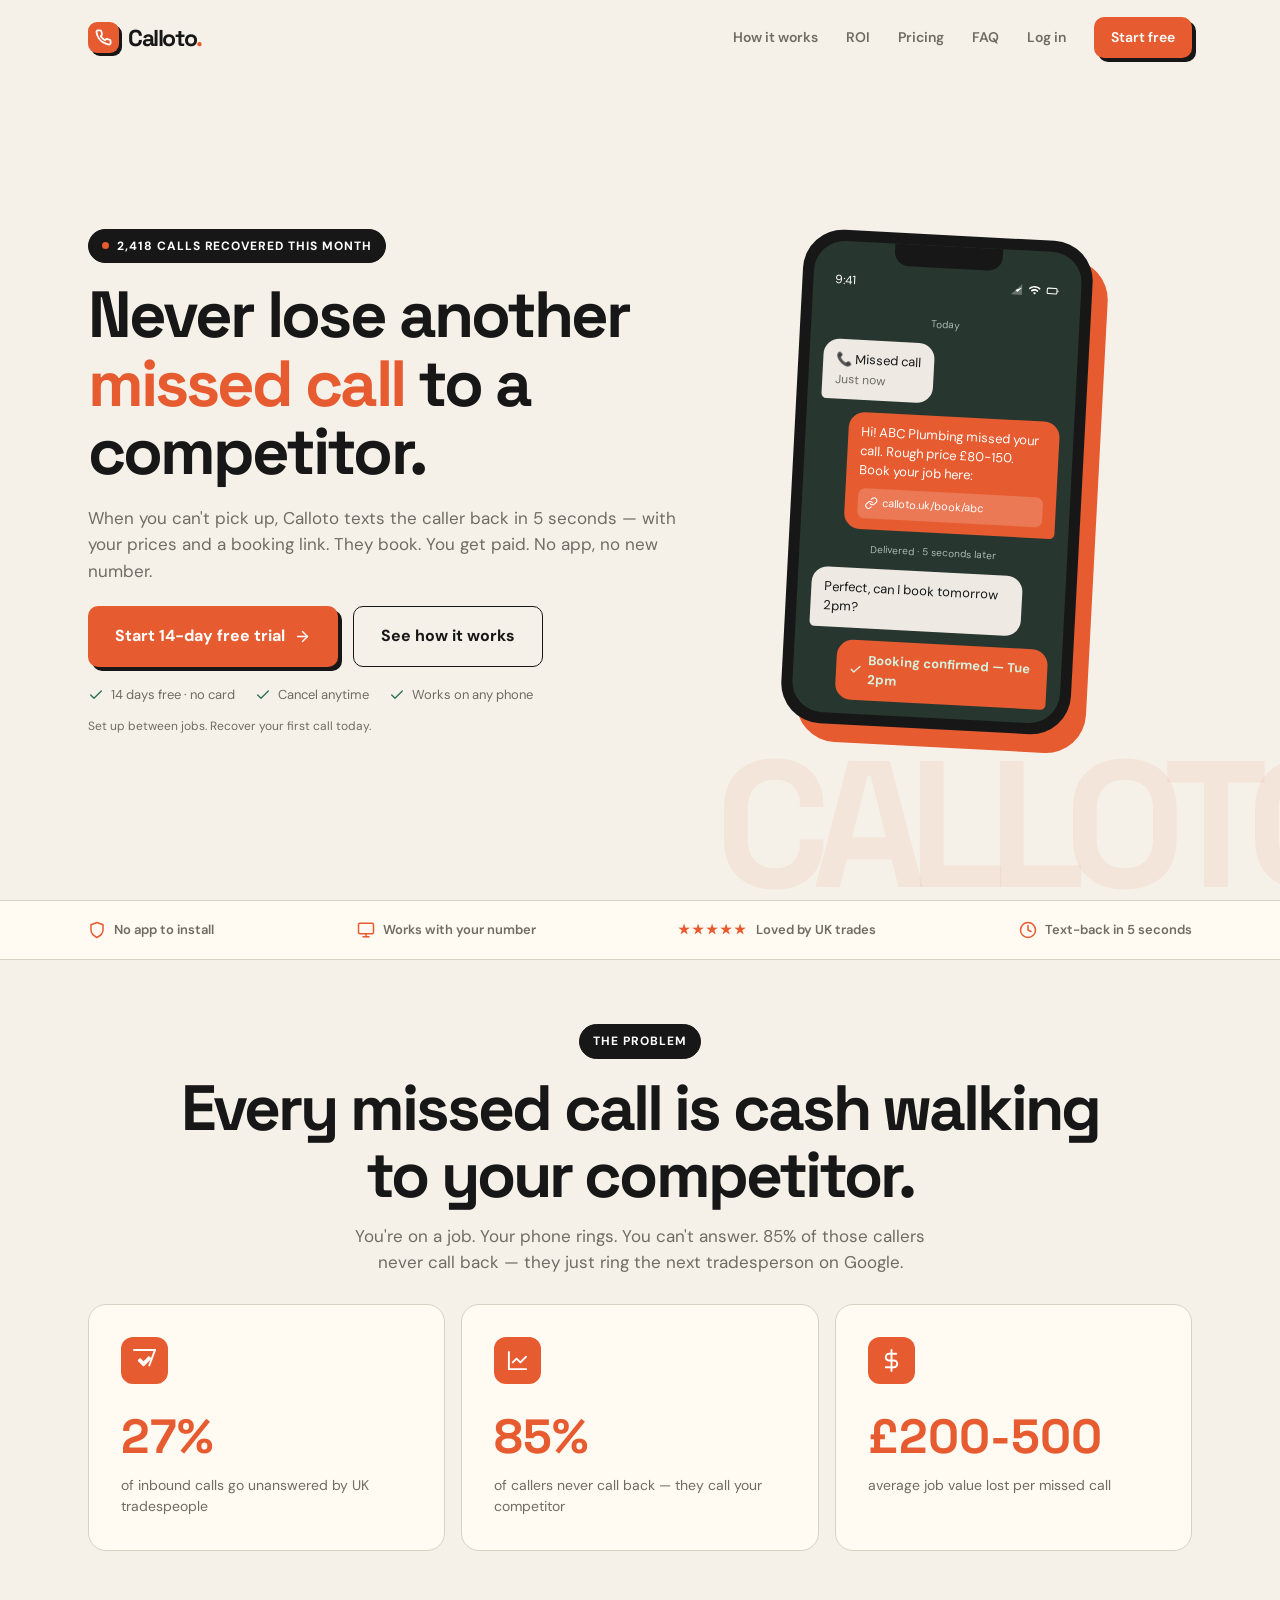
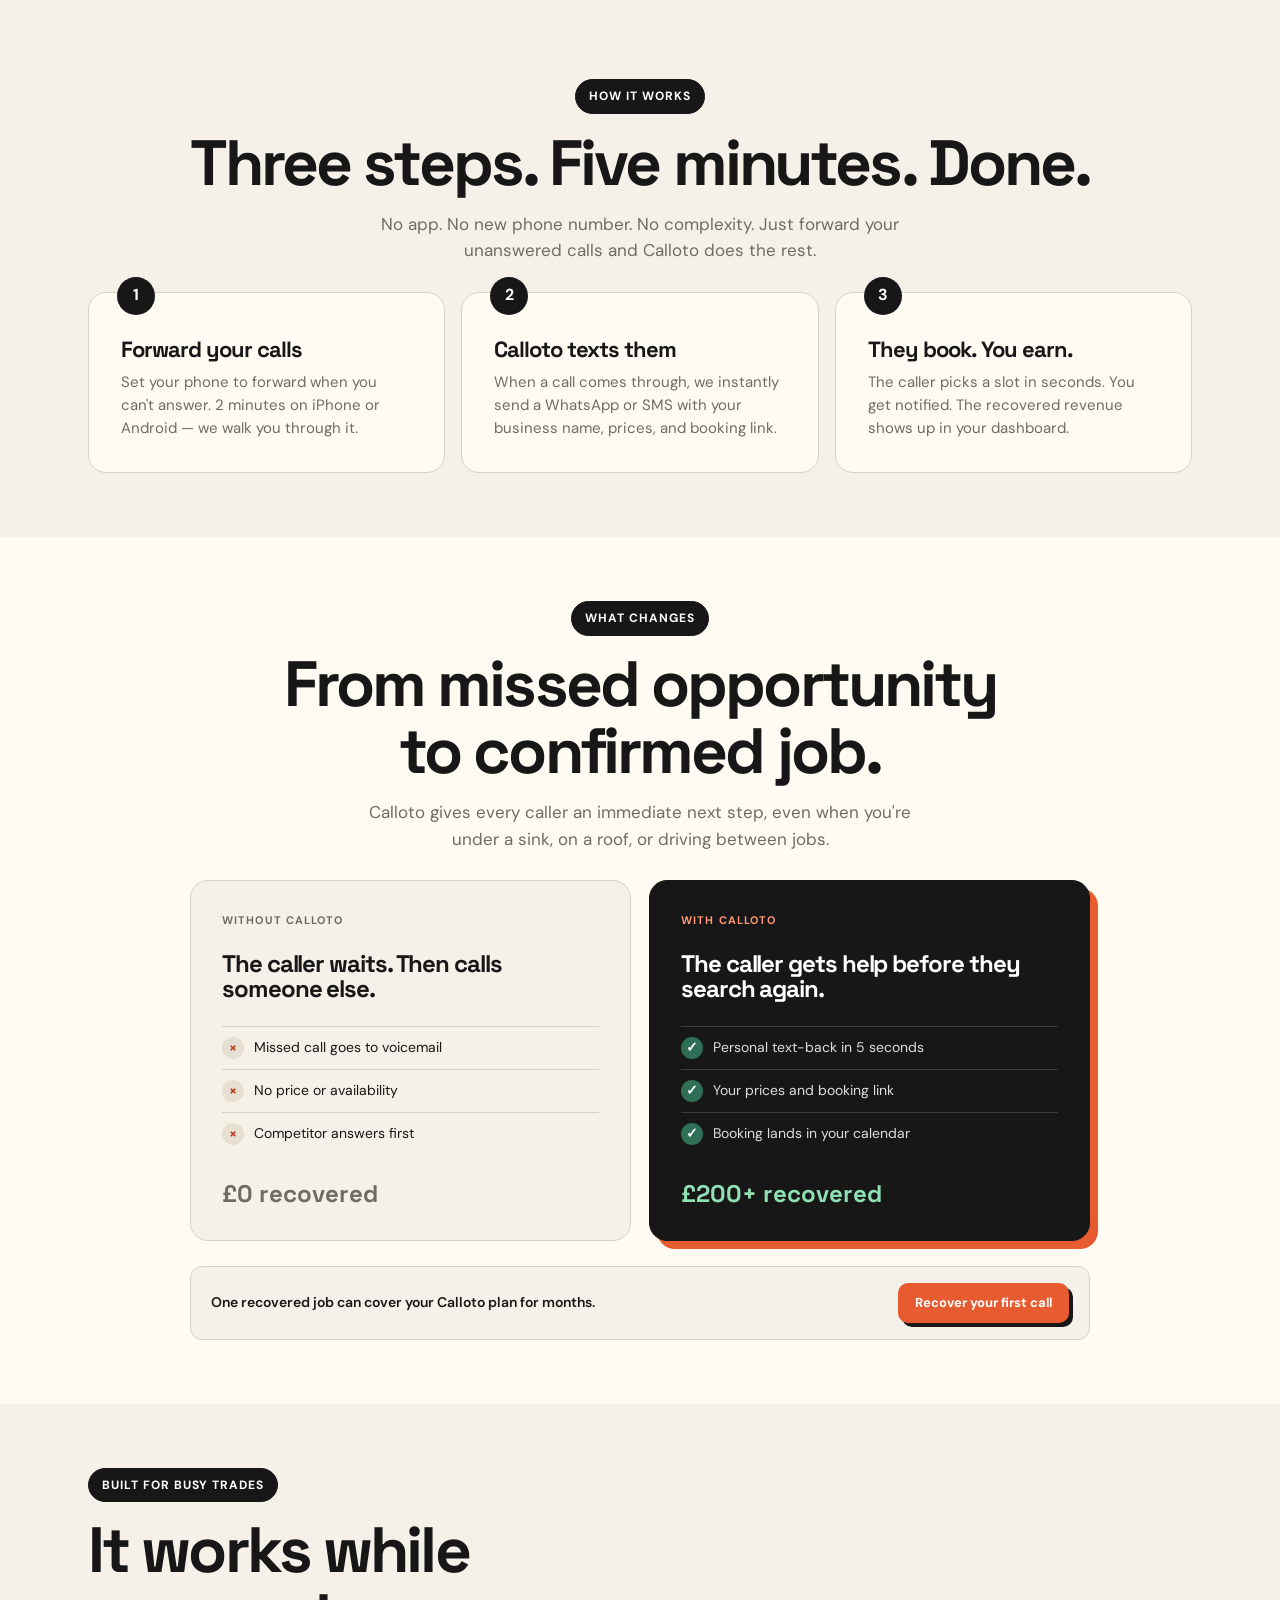
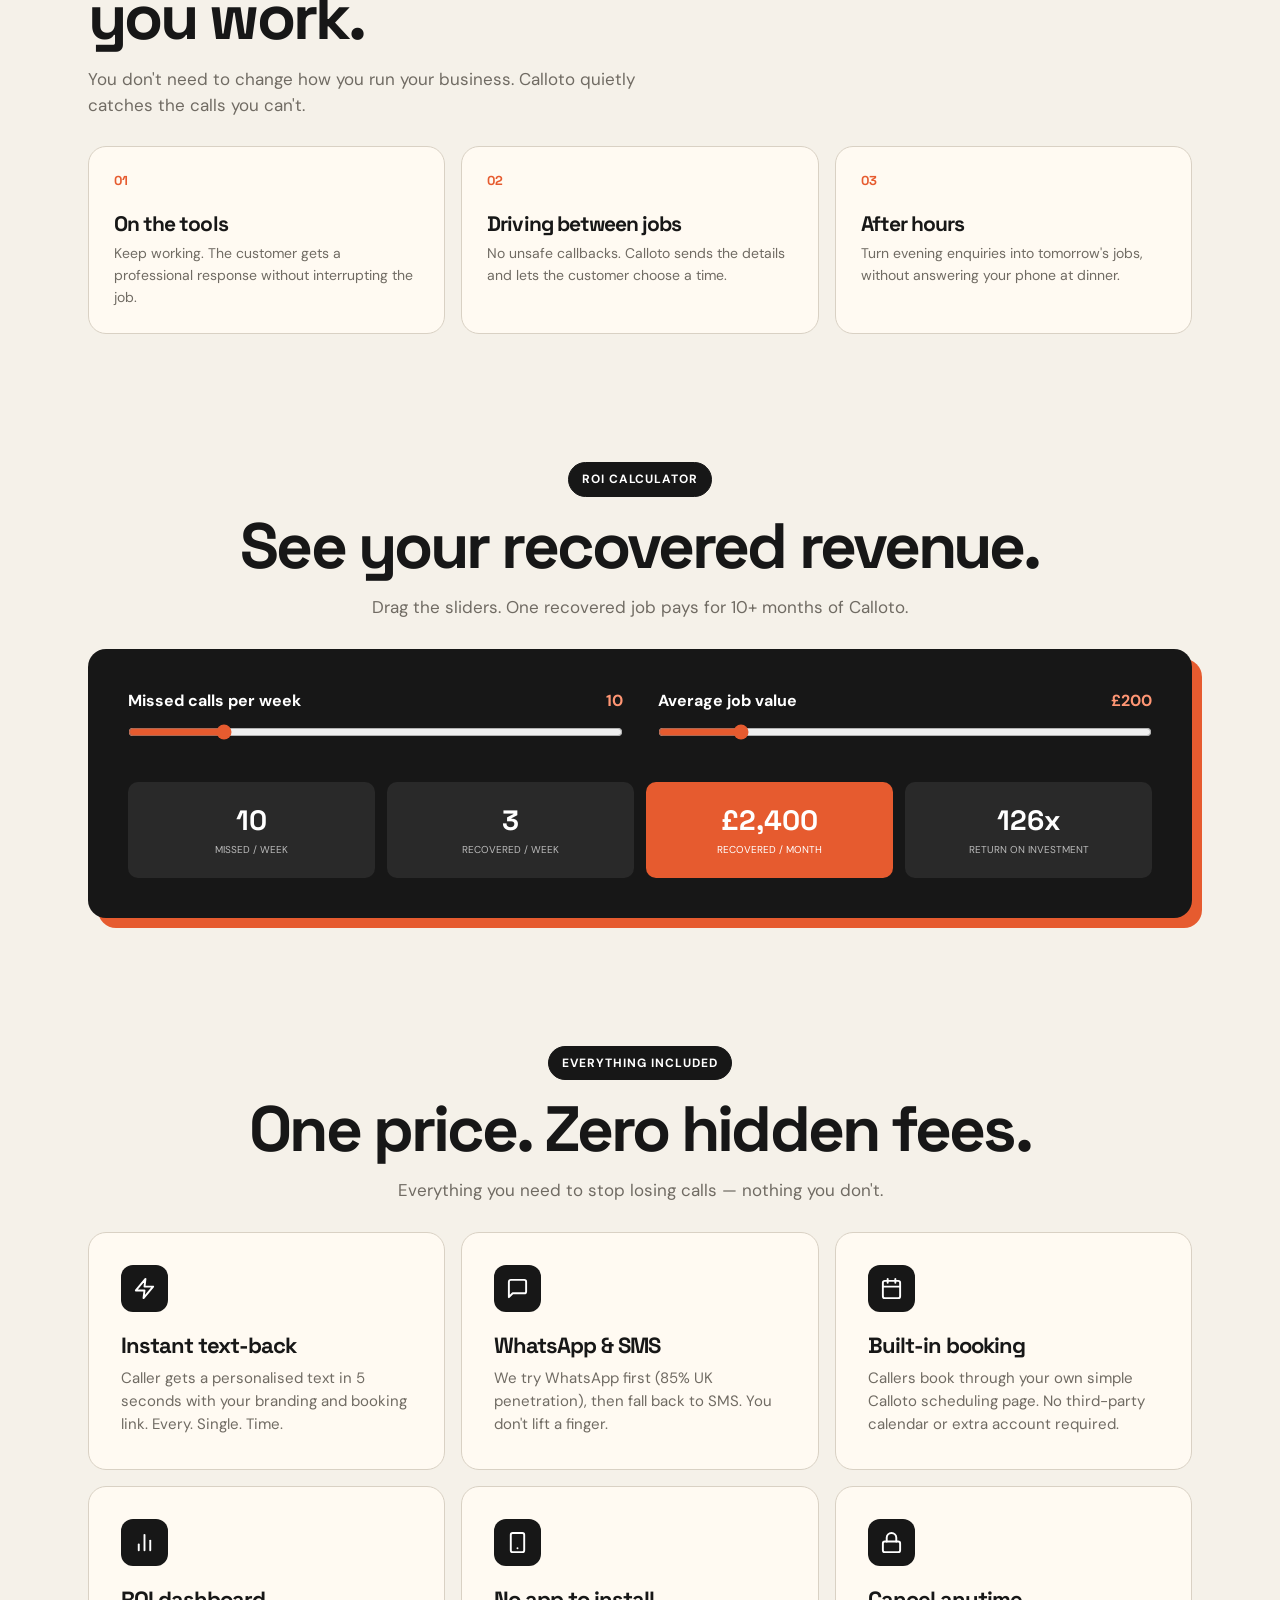
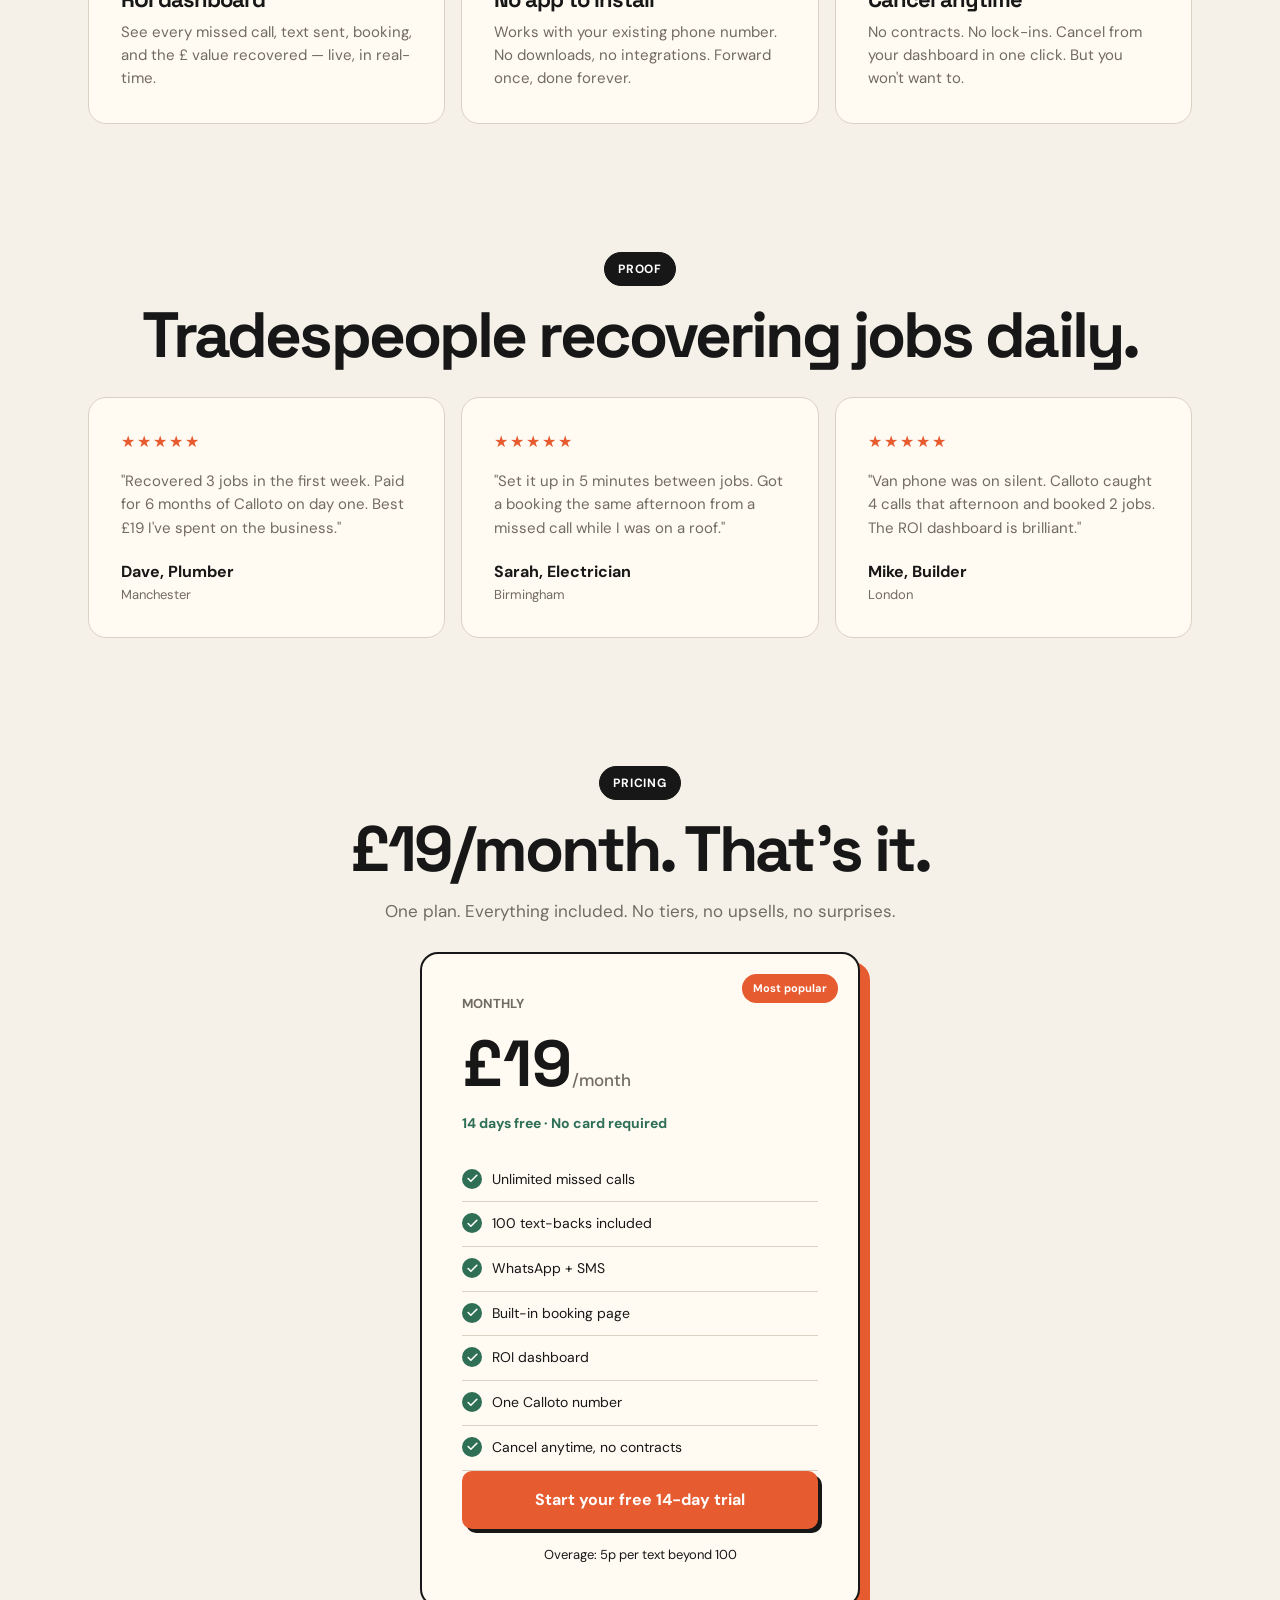
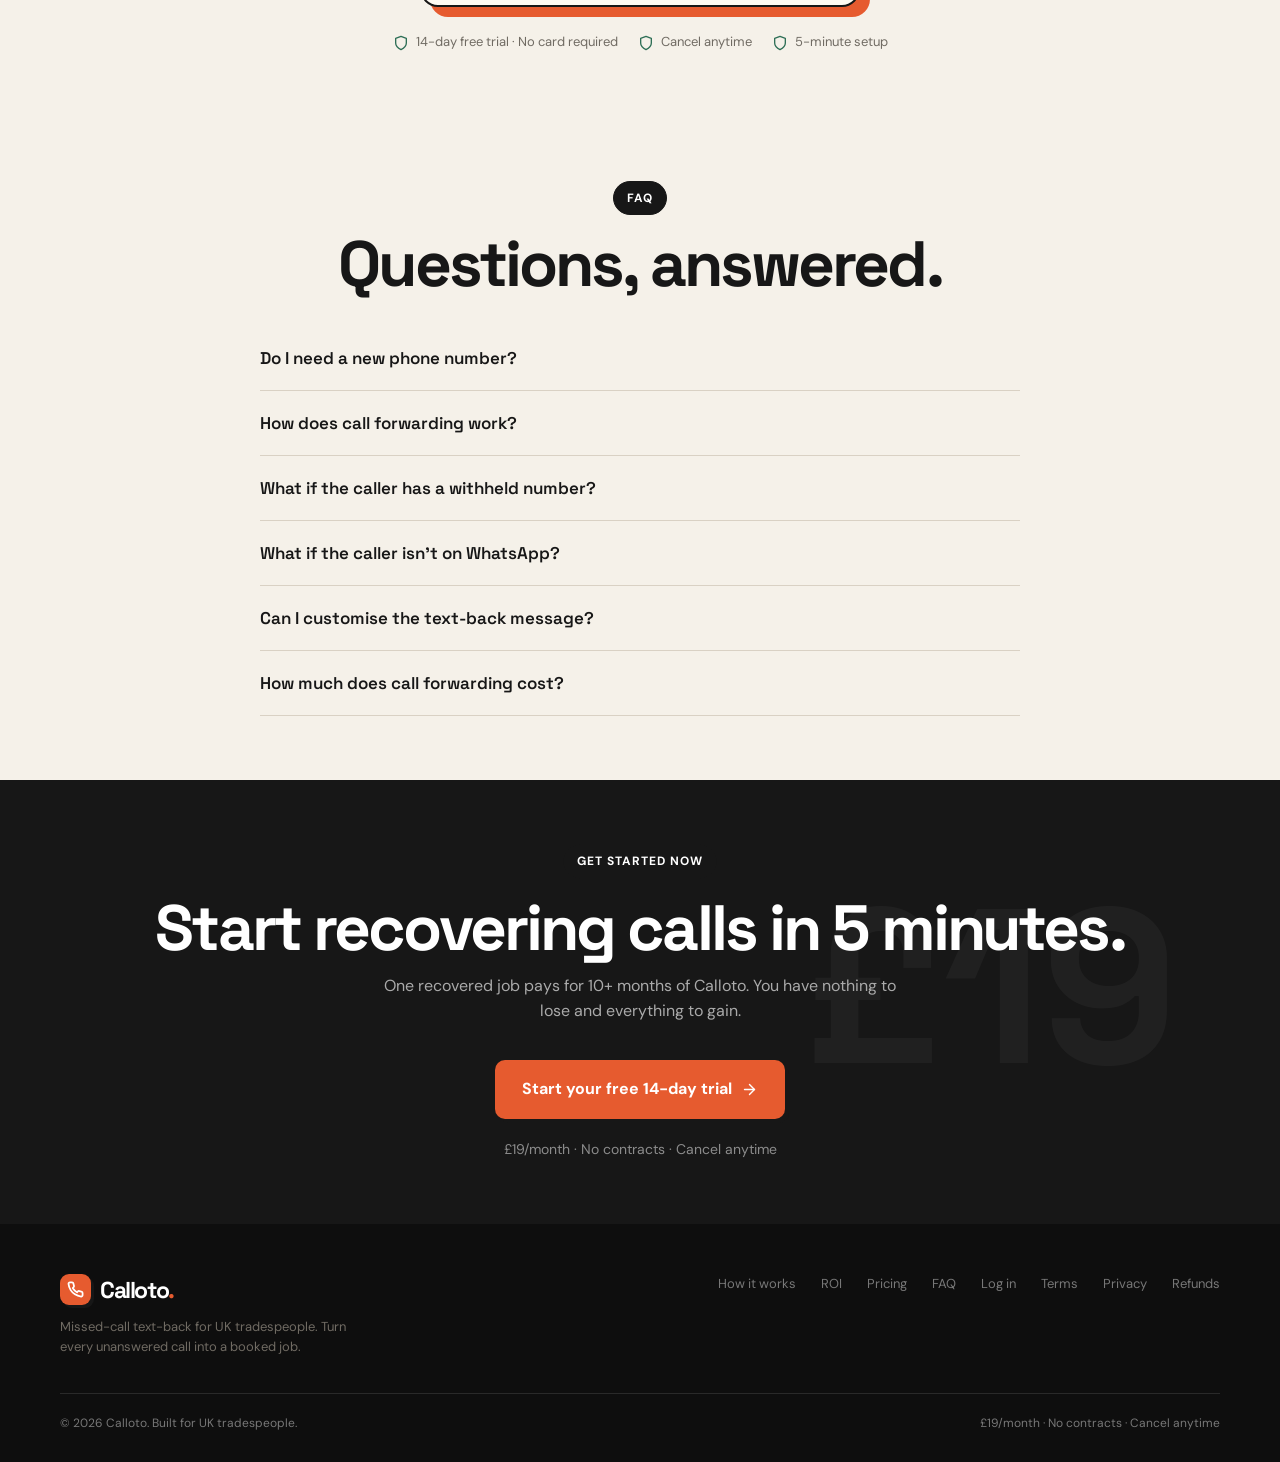
<file: static/index.html>
<!DOCTYPE html>
<html lang="en">
<head>
    <meta charset="UTF-8">
    <meta name="viewport" content="width=device-width, initial-scale=1.0">
    <title>Calloto — Never Lose Another Call to a Competitor | £19/mo</title>
    <meta name="description" content="When you miss a call, Calloto texts the caller back instantly with your prices and a booking link. Built for UK tradespeople. £19/month, 5-minute setup.">
    <link rel="preconnect" href="https://fonts.googleapis.com">
    <link rel="preconnect" href="https://fonts.gstatic.com" crossorigin>
    <link href="https://fonts.googleapis.com/css2?family=Inter:wght@400;500;600;700;800;900&display=swap" rel="stylesheet">
    <link rel="stylesheet" href="/static/css/frontend.css?v=3">
</head>
<body>
    <!-- Nav -->
    <nav class="nav" id="nav">
        <div class="nav-inner">
            <a href="/" class="logo logo-light">
                <span class="logo-mark">
                    <svg viewBox="0 0 24 24" fill="none" stroke="currentColor" stroke-width="2.5" stroke-linecap="round" stroke-linejoin="round"><path d="M22 16.92v3a2 2 0 0 1-2.18 2 19.79 19.79 0 0 1-8.63-3.07 19.5 19.5 0 0 1-6-6 19.79 19.79 0 0 1-3.07-8.67A2 2 0 0 1 4.11 2h3a2 2 0 0 1 2 1.72c.127.96.361 1.903.7 2.81a2 2 0 0 1-.45 2.11L8.09 9.91a16 16 0 0 0 6 6l1.27-1.27a2 2 0 0 1 2.11-.45c.907.339 1.85.573 2.81.7A2 2 0 0 1 22 16.92z"/></svg>
                </span>
                Calloto<span class="logo-dot">.</span>
            </a>
            <div class="nav-links nav-links-light" id="navLinks">
                <a href="#how">How it works</a>
                <a href="#calculator">ROI</a>
                <a href="#pricing">Pricing</a>
                <a href="#faq">FAQ</a>
                <a href="/static/login.html">Log in</a>
                <a href="/static/signup.html" class="btn btn-primary btn-sm">Start free</a>
            </div>
            <button class="nav-toggle nav-toggle-light" id="navToggle" aria-label="Menu">
                <svg viewBox="0 0 24 24" fill="none" stroke="currentColor" stroke-width="2" stroke-linecap="round"><line x1="3" y1="6" x2="21" y2="6"/><line x1="3" y1="12" x2="21" y2="12"/><line x1="3" y1="18" x2="21" y2="18"/></svg>
            </button>
        </div>
    </nav>

    <!-- Hero (dark, asymmetric) -->
    <section class="hero">
        <div class="hero-grid-bg"></div>
        <div class="hero-mesh"></div>
        <div class="container">
            <div class="hero-grid">
                <!-- Left: Copy -->
                <div class="hero-text">
                    <div class="eyebrow eyebrow-light">
                        <span class="dot"></span>
                        <span><span id="liveCounter">2,418</span> calls recovered this month</span>
                    </div>
                    <h1>Never lose another <span class="grad">missed call</span> to a competitor.</h1>
                    <p class="hero-sub">When you can't pick up, Calloto texts the caller back in 5 seconds — with your prices and a booking link. They book. You get paid. No app, no new number.</p>
                    <div class="hero-cta">
                        <a href="/static/signup.html" class="btn btn-green btn-lg">
                            Start 14-day free trial
                            <svg viewBox="0 0 24 24" fill="none" stroke="currentColor" stroke-width="2" stroke-linecap="round" stroke-linejoin="round"><line x1="5" y1="12" x2="19" y2="12"/><polyline points="12 5 19 12 12 19"/></svg>
                        </a>
                        <a href="#how" class="btn btn-ghost-dark btn-lg">See how it works</a>
                    </div>
                    <div class="hero-trust">
                        <div class="hero-trust-item"><svg viewBox="0 0 24 24" fill="none" stroke="currentColor" stroke-width="2" stroke-linecap="round" stroke-linejoin="round"><polyline points="20 6 9 17 4 12"/></svg>14 days free · no card</div>
                        <div class="hero-trust-item"><svg viewBox="0 0 24 24" fill="none" stroke="currentColor" stroke-width="2" stroke-linecap="round" stroke-linejoin="round"><polyline points="20 6 9 17 4 12"/></svg>Cancel anytime</div>
                        <div class="hero-trust-item"><svg viewBox="0 0 24 24" fill="none" stroke="currentColor" stroke-width="2" stroke-linecap="round" stroke-linejoin="round"><polyline points="20 6 9 17 4 12"/></svg>Works on any phone</div>
                    </div>
                    <p class="hero-reassurance">Set up between jobs. Recover your first call today.</p>
                </div>

                <!-- Right: SMS Phone Mockup -->
                <div class="phone phone-float">
                    <div class="phone-frame">
                        <div class="phone-screen">
                            <div class="phone-notch"></div>
                            <div class="phone-statusbar">
                                <span>9:41</span>
                                <div class="icons">
                                    <svg viewBox="0 0 24 24" fill="currentColor"><path d="M2 22h20V2L2 22z" opacity=".3"/><path d="M22 8.5L13.5 17 10 13.5"/></svg>
                                    <svg viewBox="0 0 24 24" fill="currentColor"><path d="M1 9l2 2c4.97-4.97 13.03-4.97 18 0l2-2C16.93 2.93 7.08 2.93 1 9zm8 8l3 3 3-3c-1.65-1.66-4.34-1.66-6 0zm-4-4l2 2c2.76-2.76 7.24-2.76 10 0l2-2C15.14 9.14 8.87 9.14 5 13z"/></svg>
                                    <svg viewBox="0 0 24 24" fill="none" stroke="currentColor" stroke-width="2"><rect x="2" y="7" width="18" height="10" rx="2"/><line x1="22" y1="11" x2="22" y2="13"/></svg>
                                </div>
                            </div>
                            <div class="phone-content">
                                <div class="phone-date">Today</div>

                                <div class="sms-bubble in" style="animation-delay:0s">
                                    📞 Missed call
                                    <div style="font-size:12px;opacity:.6;margin-top:2px">Just now</div>
                                </div>

                                <div class="sms-bubble out" style="animation-delay:.8s">
                                    Hi! ABC Plumbing missed your call. Rough price £80-150. Book your job here:
                                    <div class="sms-link">
                                        <svg viewBox="0 0 24 24" fill="none" stroke="currentColor" stroke-width="2" stroke-linecap="round" stroke-linejoin="round"><path d="M10 13a5 5 0 0 0 7.54.54l3-3a5 5 0 0 0-7.07-7.07l-1.72 1.71"/><path d="M14 11a5 5 0 0 0-7.54-.54l-3 3a5 5 0 0 0 7.07 7.07l1.71-1.71"/></svg>
                                        calloto.uk/book/abc
                                    </div>
                                </div>

                                <div class="sms-time" style="animation-delay:1.6s">Delivered · 5 seconds later</div>

                                <div class="sms-bubble in" style="animation-delay:2.2s">
                                    Perfect, can I book tomorrow 2pm?
                                </div>

                                <div class="sms-bubble out" style="animation-delay:3s">
                                    <div class="sms-booked">
                                        <svg viewBox="0 0 24 24" fill="none" stroke="currentColor" stroke-width="2.5" stroke-linecap="round" stroke-linejoin="round"><polyline points="20 6 9 17 4 12"/></svg>
                                        Booking confirmed — Tue 2pm
                                    </div>
                                </div>
                            </div>
                        </div>
                    </div>
                </div>
            </div>
        </div>
    </section>

    <!-- Trust bar -->
    <div class="trust-bar">
        <div class="container">
            <div class="trust-bar-inner">
                <div class="trust-bar-item">
                    <svg viewBox="0 0 24 24" fill="none" stroke="currentColor" stroke-width="2" stroke-linecap="round" stroke-linejoin="round"><path d="M12 22s8-4 8-10V5l-8-3-8 3v7c0 6 8 10 8 10z"/></svg>
                    No app to install
                </div>
                <div class="trust-bar-item">
                    <svg viewBox="0 0 24 24" fill="none" stroke="currentColor" stroke-width="2" stroke-linecap="round" stroke-linejoin="round"><rect x="2" y="3" width="20" height="14" rx="2"/><line x1="8" y1="21" x2="16" y2="21"/><line x1="12" y1="17" x2="12" y2="21"/></svg>
                    Works with your number
                </div>
                <div class="trust-bar-item">
                    <span class="trust-stars">★★★★★</span>
                    Loved by UK trades
                </div>
                <div class="trust-bar-item">
                    <svg viewBox="0 0 24 24" fill="none" stroke="currentColor" stroke-width="2" stroke-linecap="round" stroke-linejoin="round"><circle cx="12" cy="12" r="10"/><polyline points="12 6 12 12 16 14"/></svg>
                    Text-back in 5 seconds
                </div>
            </div>
        </div>
    </div>

    <!-- Pain / Problem -->
    <section class="section" style="background:var(--white)">
        <div class="container">
            <div class="sh tc reveal">
                <div class="eyebrow eyebrow-brand" style="margin-bottom:16px">The problem</div>
                <h2>Every missed call is cash walking<br>to your competitor.</h2>
                <p style="margin:12px auto 0">You're on a job. Your phone rings. You can't answer. 85% of those callers never call back — they just ring the next tradesperson on Google.</p>
            </div>
            <div class="stat-grid" style="margin-top:48px">
                <div class="stat-card reveal reveal-d1">
                    <div class="stat-ic red"><svg viewBox="0 0 24 24" fill="none" stroke="currentColor" stroke-width="2" stroke-linecap="round" stroke-linejoin="round"><line x1="23" y1="1" x2="17" y2="17"/><polygon points="11 17 6 12 7.41 10.59 11 14.17 16.59 8.59 18 10 11 17"/><line x1="1" y1="1" x2="23" y2="1"/></svg></div>
                    <div class="stat-num red">27%</div>
                    <div class="stat-label">of inbound calls go unanswered by UK tradespeople</div>
                </div>
                <div class="stat-card reveal reveal-d2">
                    <div class="stat-ic red"><svg viewBox="0 0 24 24" fill="none" stroke="currentColor" stroke-width="2" stroke-linecap="round" stroke-linejoin="round"><path d="M3 3v18h18"/><path d="M7 14l4-4 4 4 6-6"/></svg></div>
                    <div class="stat-num red">85%</div>
                    <div class="stat-label">of callers never call back — they call your competitor</div>
                </div>
                <div class="stat-card reveal reveal-d3">
                    <div class="stat-ic green"><svg viewBox="0 0 24 24" fill="none" stroke="currentColor" stroke-width="2" stroke-linecap="round" stroke-linejoin="round"><line x1="12" y1="1" x2="12" y2="23"/><path d="M17 5H9.5a3.5 3.5 0 0 0 0 7h5a3.5 3.5 0 0 1 0 7H6"/></svg></div>
                    <div class="stat-num green">£200-500</div>
                    <div class="stat-label">average job value lost per missed call</div>
                </div>
            </div>
        </div>
    </section>

    <!-- How it works -->
    <section id="how" class="section" style="background:var(--slate-50)">
        <div class="container">
            <div class="sh tc reveal">
                <div class="eyebrow eyebrow-brand" style="margin-bottom:16px">How it works</div>
                <h2>Three steps. Five minutes. Done.</h2>
                <p style="margin:12px auto 0">No app. No new phone number. No complexity. Just forward your unanswered calls and Calloto does the rest.</p>
            </div>
            <div class="steps" style="margin-top:56px">
                <div class="step reveal reveal-d1">
                    <div class="step-n">1</div>
                    <h3>Forward your calls</h3>
                    <p>Set your phone to forward when you can't answer. 2 minutes on iPhone or Android — we walk you through it.</p>
                </div>
                <div class="step reveal reveal-d2">
                    <div class="step-n">2</div>
                    <h3>Calloto texts them</h3>
                    <p>When a call comes through, we instantly send a WhatsApp or SMS with your business name, prices, and booking link.</p>
                </div>
                <div class="step reveal reveal-d3">
                    <div class="step-n">3</div>
                    <h3>They book. You earn.</h3>
                    <p>The caller picks a slot in seconds. You get notified. The recovered revenue shows up in your dashboard.</p>
                </div>
            </div>
        </div>
    </section>

    <!-- What changes -->
    <section class="section change-section">
        <div class="container">
            <div class="sh tc reveal">
                <div class="eyebrow eyebrow-green">What changes</div>
                <h2>From missed opportunity<br>to confirmed job.</h2>
                <p>Calloto gives every caller an immediate next step, even when you're under a sink, on a roof, or driving between jobs.</p>
            </div>
            <div class="change-grid">
                <div class="change-card change-before reveal reveal-d1">
                    <div class="change-label">Without Calloto</div>
                    <h3>The caller waits. Then calls someone else.</h3>
                    <div class="change-row"><span class="change-icon">×</span><span>Missed call goes to voicemail</span></div>
                    <div class="change-row"><span class="change-icon">×</span><span>No price or availability</span></div>
                    <div class="change-row"><span class="change-icon">×</span><span>Competitor answers first</span></div>
                    <div class="change-result">£0 recovered</div>
                </div>
                <div class="change-card change-after reveal reveal-d2">
                    <div class="change-label">With Calloto</div>
                    <h3>The caller gets help before they search again.</h3>
                    <div class="change-row"><span class="change-icon">✓</span><span>Personal text-back in 5 seconds</span></div>
                    <div class="change-row"><span class="change-icon">✓</span><span>Your prices and booking link</span></div>
                    <div class="change-row"><span class="change-icon">✓</span><span>Booking lands in your calendar</span></div>
                    <div class="change-result">£200+ recovered</div>
                </div>
            </div>
            <div class="mini-cta reveal">
                <span>One recovered job can cover your Calloto plan for months.</span>
                <a href="/static/signup.html" class="btn btn-primary btn-sm">Recover your first call</a>
            </div>
        </div>
    </section>

    <!-- Built for trades -->
    <section class="section trades-section">
        <div class="container">
            <div class="sh reveal">
                <div class="eyebrow eyebrow-brand">Built for busy trades</div>
                <h2>It works while<br>you work.</h2>
                <p>You don't need to change how you run your business. Calloto quietly catches the calls you can't.</p>
            </div>
            <div class="trade-grid">
                <div class="trade-card reveal reveal-d1"><span class="trade-number">01</span><h3>On the tools</h3><p>Keep working. The customer gets a professional response without interrupting the job.</p></div>
                <div class="trade-card reveal reveal-d2"><span class="trade-number">02</span><h3>Driving between jobs</h3><p>No unsafe callbacks. Calloto sends the details and lets the customer choose a time.</p></div>
                <div class="trade-card reveal reveal-d3"><span class="trade-number">03</span><h3>After hours</h3><p>Turn evening enquiries into tomorrow's jobs, without answering your phone at dinner.</p></div>
            </div>
        </div>
    </section>

    <!-- ROI Calculator -->
    <section id="calculator" class="section" style="background:var(--white)">
        <div class="container">
            <div class="sh tc reveal">
                <div class="eyebrow eyebrow-green" style="margin-bottom:16px">ROI calculator</div>
                <h2>See your recovered revenue.</h2>
                <p style="margin:12px auto 0">Drag the sliders. One recovered job pays for 10+ months of Calloto.</p>
            </div>
            <div class="calc reveal" style="margin-top:8px">
                <div class="calc-sliders">
                    <div class="calc-sg">
                        <label>Missed calls per week <span id="calls-val">10</span></label>
                        <input type="range" id="calls-slider" min="1" max="50" value="10" oninput="updateCalc()">
                    </div>
                    <div class="calc-sg">
                        <label>Average job value <span id="job-val">£200</span></label>
                        <input type="range" id="job-slider" min="50" max="1000" value="200" step="10" oninput="updateCalc()">
                    </div>
                </div>
                <div class="calc-results">
                    <div class="calc-r">
                        <div class="calc-r-val" id="result-calls">10</div>
                        <div class="calc-r-lbl">Missed / week</div>
                    </div>
                    <div class="calc-r">
                        <div class="calc-r-val green" id="result-recovered">3</div>
                        <div class="calc-r-lbl">Recovered / week</div>
                    </div>
                    <div class="calc-r hl">
                        <div class="calc-r-val green" id="result-monthly">£2,400</div>
                        <div class="calc-r-lbl">Recovered / month</div>
                    </div>
                    <div class="calc-r">
                        <div class="calc-r-val" id="result-roi">126x</div>
                        <div class="calc-r-lbl">Return on investment</div>
                    </div>
                </div>
            </div>
        </div>
    </section>

    <!-- Features -->
    <section class="section" style="background:var(--slate-50)">
        <div class="container">
            <div class="sh tc reveal">
                <div class="eyebrow eyebrow-brand" style="margin-bottom:16px">Everything included</div>
                <h2>One price. Zero hidden fees.</h2>
                <p style="margin:12px auto 0">Everything you need to stop losing calls — nothing you don't.</p>
            </div>
            <div class="feat-grid" style="margin-top:48px">
                <div class="feat reveal reveal-d1">
                    <div class="feat-ic"><svg viewBox="0 0 24 24" fill="none" stroke="currentColor" stroke-width="2" stroke-linecap="round" stroke-linejoin="round"><polygon points="13 2 3 14 12 14 11 22 21 10 12 10 13 2"/></svg></div>
                    <h3>Instant text-back</h3>
                    <p>Caller gets a personalised text in 5 seconds with your branding and booking link. Every. Single. Time.</p>
                </div>
                <div class="feat reveal reveal-d1">
                    <div class="feat-ic"><svg viewBox="0 0 24 24" fill="none" stroke="currentColor" stroke-width="2" stroke-linecap="round" stroke-linejoin="round"><path d="M21 15a2 2 0 0 1-2 2H7l-4 4V5a2 2 0 0 1 2-2h14a2 2 0 0 1 2 2z"/></svg></div>
                    <h3>WhatsApp & SMS</h3>
                    <p>We try WhatsApp first (85% UK penetration), then fall back to SMS. You don't lift a finger.</p>
                </div>
                <div class="feat reveal reveal-d1">
                    <div class="feat-ic"><svg viewBox="0 0 24 24" fill="none" stroke="currentColor" stroke-width="2" stroke-linecap="round" stroke-linejoin="round"><rect x="3" y="4" width="18" height="18" rx="2"/><line x1="16" y1="2" x2="16" y2="6"/><line x1="8" y1="2" x2="8" y2="6"/><line x1="3" y1="10" x2="21" y2="10"/></svg></div>
                    <h3>Built-in booking</h3>
                    <p>Callers book through your own simple Calloto scheduling page. No third-party calendar or extra account required.</p>
                </div>
                <div class="feat reveal reveal-d2">
                    <div class="feat-ic"><svg viewBox="0 0 24 24" fill="none" stroke="currentColor" stroke-width="2" stroke-linecap="round" stroke-linejoin="round"><line x1="18" y1="20" x2="18" y2="10"/><line x1="12" y1="20" x2="12" y2="4"/><line x1="6" y1="20" x2="6" y2="14"/></svg></div>
                    <h3>ROI dashboard</h3>
                    <p>See every missed call, text sent, booking, and the £ value recovered — live, in real-time.</p>
                </div>
                <div class="feat reveal reveal-d2">
                    <div class="feat-ic"><svg viewBox="0 0 24 24" fill="none" stroke="currentColor" stroke-width="2" stroke-linecap="round" stroke-linejoin="round"><rect x="5" y="2" width="14" height="20" rx="2"/><line x1="12" y1="18" x2="12" y2="18"/></svg></div>
                    <h3>No app to install</h3>
                    <p>Works with your existing phone number. No downloads, no integrations. Forward once, done forever.</p>
                </div>
                <div class="feat reveal reveal-d2">
                    <div class="feat-ic"><svg viewBox="0 0 24 24" fill="none" stroke="currentColor" stroke-width="2" stroke-linecap="round" stroke-linejoin="round"><rect x="3" y="11" width="18" height="11" rx="2"/><path d="M7 11V7a5 5 0 0 1 10 0v4"/></svg></div>
                    <h3>Cancel anytime</h3>
                    <p>No contracts. No lock-ins. Cancel from your dashboard in one click. But you won't want to.</p>
                </div>
            </div>
        </div>
    </section>

    <!-- Testimonials -->
    <section class="section" style="background:var(--white)">
        <div class="container">
            <div class="sh tc reveal">
                <div class="eyebrow eyebrow-green" style="margin-bottom:16px">Proof</div>
                <h2>Tradespeople recovering jobs daily.</h2>
            </div>
            <div class="test-grid" style="margin-top:48px">
                <div class="test reveal reveal-d1">
                    <div class="test-stars">★★★★★</div>
                    <p>"Recovered 3 jobs in the first week. Paid for 6 months of Calloto on day one. Best £19 I've spent on the business."</p>
                    <div class="test-author">Dave, Plumber</div>
                    <div class="test-role">Manchester</div>
                </div>
                <div class="test reveal reveal-d2">
                    <div class="test-stars">★★★★★</div>
                    <p>"Set it up in 5 minutes between jobs. Got a booking the same afternoon from a missed call while I was on a roof."</p>
                    <div class="test-author">Sarah, Electrician</div>
                    <div class="test-role">Birmingham</div>
                </div>
                <div class="test reveal reveal-d3">
                    <div class="test-stars">★★★★★</div>
                    <p>"Van phone was on silent. Calloto caught 4 calls that afternoon and booked 2 jobs. The ROI dashboard is brilliant."</p>
                    <div class="test-author">Mike, Builder</div>
                    <div class="test-role">London</div>
                </div>
            </div>
        </div>
    </section>

    <!-- Pricing -->
    <section id="pricing" class="section" style="background:var(--slate-50)">
        <div class="container">
            <div class="sh tc reveal">
                <div class="eyebrow eyebrow-brand" style="margin-bottom:16px">Pricing</div>
                <h2>£19/month. That's it.</h2>
                <p style="margin:12px auto 0">One plan. Everything included. No tiers, no upsells, no surprises.</p>
            </div>
            <div class="pricing-wrap" style="margin-top:8px">
                <div class="pricing-card feat reveal">
                    <div class="pricing-badge">Most popular</div>
                    <div class="pricing-name">Monthly</div>
                    <div class="pricing-price">£19<span>/month</span></div>
                    <div class="pricing-note">14 days free · No card required</div>
                    <ul class="pricing-feats">
                        <li><span class="pricing-check"><svg viewBox="0 0 24 24" fill="none" stroke="currentColor" stroke-width="3" stroke-linecap="round" stroke-linejoin="round"><polyline points="20 6 9 17 4 12"/></svg></span> Unlimited missed calls</li>
                        <li><span class="pricing-check"><svg viewBox="0 0 24 24" fill="none" stroke="currentColor" stroke-width="3" stroke-linecap="round" stroke-linejoin="round"><polyline points="20 6 9 17 4 12"/></svg></span> 100 text-backs included</li>
                        <li><span class="pricing-check"><svg viewBox="0 0 24 24" fill="none" stroke="currentColor" stroke-width="3" stroke-linecap="round" stroke-linejoin="round"><polyline points="20 6 9 17 4 12"/></svg></span> WhatsApp + SMS</li>
                        <li><span class="pricing-check"><svg viewBox="0 0 24 24" fill="none" stroke="currentColor" stroke-width="3" stroke-linecap="round" stroke-linejoin="round"><polyline points="20 6 9 17 4 12"/></svg></span> Built-in booking page</li>
                        <li><span class="pricing-check"><svg viewBox="0 0 24 24" fill="none" stroke="currentColor" stroke-width="3" stroke-linecap="round" stroke-linejoin="round"><polyline points="20 6 9 17 4 12"/></svg></span> ROI dashboard</li>
                        <li><span class="pricing-check"><svg viewBox="0 0 24 24" fill="none" stroke="currentColor" stroke-width="3" stroke-linecap="round" stroke-linejoin="round"><polyline points="20 6 9 17 4 12"/></svg></span> One Calloto number</li>
                        <li><span class="pricing-check"><svg viewBox="0 0 24 24" fill="none" stroke="currentColor" stroke-width="3" stroke-linecap="round" stroke-linejoin="round"><polyline points="20 6 9 17 4 12"/></svg></span> Cancel anytime, no contracts</li>
                    </ul>
                    <a href="/static/signup.html" class="btn btn-green btn-block btn-lg">Start your free 14-day trial</a>
                    <p style="text-align:center;color:var(--slate-400);font-size:13px;margin-top:16px">Overage: 5p per text beyond 100</p>
                </div>
            </div>
            <div class="guarantee reveal">
                <div class="guarantee-item"><svg viewBox="0 0 24 24" fill="none" stroke="currentColor" stroke-width="2" stroke-linecap="round" stroke-linejoin="round"><path d="M12 22s8-4 8-10V5l-8-3-8 3v7c0 6 8 10 8 10z"/></svg>14-day free trial · No card required</div>
                <div class="guarantee-item"><svg viewBox="0 0 24 24" fill="none" stroke="currentColor" stroke-width="2" stroke-linecap="round" stroke-linejoin="round"><path d="M12 22s8-4 8-10V5l-8-3-8 3v7c0 6 8 10 8 10z"/></svg>Cancel anytime</div>
                <div class="guarantee-item"><svg viewBox="0 0 24 24" fill="none" stroke="currentColor" stroke-width="2" stroke-linecap="round" stroke-linejoin="round"><path d="M12 22s8-4 8-10V5l-8-3-8 3v7c0 6 8 10 8 10z"/></svg>5-minute setup</div>
            </div>
        </div>
    </section>

    <!-- FAQ -->
    <section id="faq" class="section" style="background:var(--white)">
        <div class="container">
            <div class="sh tc reveal">
                <div class="eyebrow eyebrow-brand" style="margin-bottom:16px">FAQ</div>
                <h2>Questions, answered.</h2>
            </div>
            <div class="faq-list" style="margin-top:8px">
                <details class="faq-item reveal">
                    <summary>Do I need a new phone number? <span class="faq-ic"><svg viewBox="0 0 24 24" fill="none" stroke="currentColor" stroke-width="2" stroke-linecap="round"><line x1="12" y1="5" x2="12" y2="19"/><line x1="5" y1="12" x2="19" y2="12"/></svg></span></summary>
                    <p>No. You keep your existing business number. Calloto gives you a UK number to forward unanswered calls to. Your customers never see our number — the text-back comes from us using your business name.</p>
                </details>
                <details class="faq-item reveal">
                    <summary>How does call forwarding work? <span class="faq-ic"><svg viewBox="0 0 24 24" fill="none" stroke="currentColor" stroke-width="2" stroke-linecap="round"><line x1="12" y1="5" x2="12" y2="19"/><line x1="5" y1="12" x2="19" y2="12"/></svg></span></summary>
                    <p>It's a built-in feature on every UK mobile. On iPhone: Settings → Phone → Call Forwarding. On Android: Phone app → Settings → Call forwarding. Or dial **61*your-calloto-number#. We walk you through it during onboarding — takes 2 minutes.</p>
                </details>
                <details class="faq-item reveal">
                    <summary>What if the caller has a withheld number? <span class="faq-ic"><svg viewBox="0 0 24 24" fill="none" stroke="currentColor" stroke-width="2" stroke-linecap="round"><line x1="12" y1="5" x2="12" y2="19"/><line x1="5" y1="12" x2="19" y2="12"/></svg></span></summary>
                    <p>We can't text withheld/private numbers. These show in your dashboard as "not texted." Typically less than 5% of calls.</p>
                </details>
                <details class="faq-item reveal">
                    <summary>What if the caller isn't on WhatsApp? <span class="faq-ic"><svg viewBox="0 0 24 24" fill="none" stroke="currentColor" stroke-width="2" stroke-linecap="round"><line x1="12" y1="5" x2="12" y2="19"/><line x1="5" y1="12" x2="19" y2="12"/></svg></span></summary>
                    <p>We try WhatsApp first (85% of UK adults use it). If they're not registered, we automatically send SMS instead. You don't do anything.</p>
                </details>
                <details class="faq-item reveal">
                    <summary>Can I customise the text-back message? <span class="faq-ic"><svg viewBox="0 0 24 24" fill="none" stroke="currentColor" stroke-width="2" stroke-linecap="round"><line x1="12" y1="5" x2="12" y2="19"/><line x1="5" y1="12" x2="19" y2="12"/></svg></span></summary>
                    <p>Yes. Set your business name, price range, and booking link during onboarding. We provide a pre-filled template you can edit anytime from your dashboard.</p>
                </details>
                <details class="faq-item reveal">
                    <summary>How much does call forwarding cost? <span class="faq-ic"><svg viewBox="0 0 24 24" fill="none" stroke="currentColor" stroke-width="2" stroke-linecap="round"><line x1="12" y1="5" x2="12" y2="19"/><line x1="5" y1="12" x2="19" y2="12"/></svg></span></summary>
                    <p>A few pence per forwarded call (standard network rate). Most tradespeople forward 10-30 calls/month — that's under £1 to recover hundreds in bookings.</p>
                </details>
            </div>
        </div>
    </section>

    <!-- Final CTA (dark) -->
    <section class="section cta-dark">
        <div class="container tc">
            <div class="reveal">
                <div class="eyebrow eyebrow-light" style="margin-bottom:16px">Get started now</div>
                <h2>Start recovering calls in 5 minutes.</h2>
                <p style="max-width:520px;margin:12px auto 36px">One recovered job pays for 10+ months of Calloto. You have nothing to lose and everything to gain.</p>
                <a href="/static/signup.html" class="btn btn-green btn-lg">
                    Start your free 14-day trial
                    <svg viewBox="0 0 24 24" fill="none" stroke="currentColor" stroke-width="2" stroke-linecap="round" stroke-linejoin="round"><line x1="5" y1="12" x2="19" y2="12"/><polyline points="12 5 19 12 12 19"/></svg>
                </a>
                <p style="color:rgba(255,255,255,.5);font-size:14px;margin-top:20px">£19/month · No contracts · Cancel anytime</p>
            </div>
        </div>
    </section>

    <!-- Footer -->
    <footer class="footer">
        <div class="footer-inner">
            <div class="footer-brand">
                <a href="/" class="logo logo-light">
                    <span class="logo-mark">
                        <svg viewBox="0 0 24 24" fill="none" stroke="currentColor" stroke-width="2.5" stroke-linecap="round" stroke-linejoin="round"><path d="M22 16.92v3a2 2 0 0 1-2.18 2 19.79 19.79 0 0 1-8.63-3.07 19.5 19.5 0 0 1-6-6 19.79 19.79 0 0 1-3.07-8.67A2 2 0 0 1 4.11 2h3a2 2 0 0 1 2 1.72c.127.96.361 1.903.7 2.81a2 2 0 0 1-.45 2.11L8.09 9.91a16 16 0 0 0 6 6l1.27-1.27a2 2 0 0 1 2.11-.45c.907.339 1.85.573 2.81.7A2 2 0 0 1 22 16.92z"/></svg>
                    </span>
                    Calloto<span class="logo-dot">.</span>
                </a>
                <p>Missed-call text-back for UK tradespeople. Turn every unanswered call into a booked job.</p>
            </div>
            <div class="footer-links">
                <a href="#how">How it works</a>
                <a href="#calculator">ROI</a>
                <a href="#pricing">Pricing</a>
                <a href="#faq">FAQ</a>
                <a href="/static/login.html">Log in</a>
                <a href="/terms">Terms</a>
                <a href="/privacy">Privacy</a>
                <a href="/refund-policy">Refunds</a>
            </div>
        </div>
        <div class="footer-bottom">
            <span>&copy; 2026 Calloto. Built for UK tradespeople.</span>
            <span>£19/month · No contracts · Cancel anytime</span>
        </div>
    </footer>

    <!-- Sticky mobile CTA -->
    <div class="sticky-cta" id="stickyCta">
        <div class="sticky-cta-text">14 days free<span>£19/month after · No card needed</span></div>
        <a href="/static/signup.html" class="btn btn-green btn-sm">Start trial</a>
    </div>

    <script>
        // Nav: solid on scroll
        const nav = document.getElementById('nav');
        const stickyCta = document.getElementById('stickyCta');
        window.addEventListener('scroll', () => {
            const scrolled = window.scrollY > 10;
            nav.classList.toggle('solid', scrolled);
            nav.querySelector('.logo').classList.toggle('logo-light', !scrolled);
            nav.querySelector('.logo').classList.toggle('logo-dark', scrolled);
            nav.querySelector('.nav-links').classList.toggle('nav-links-light', !scrolled);
            nav.querySelector('.nav-links').classList.toggle('nav-links-dark', scrolled);
            nav.querySelector('.nav-toggle').classList.toggle('nav-toggle-light', !scrolled);
            nav.querySelector('.nav-toggle').classList.toggle('nav-toggle-dark', scrolled);
            stickyCta.classList.toggle('sticky-cta-show', window.scrollY > 600);
        });

        // Mobile menu
        const navToggle = document.getElementById('navToggle');
        const navLinks = document.getElementById('navLinks');
        navToggle.addEventListener('click', () => navLinks.classList.toggle('open'));
        navLinks.querySelectorAll('a').forEach(a => a.addEventListener('click', () => navLinks.classList.remove('open')));

        // Scroll reveal
        const observer = new IntersectionObserver((entries) => {
            entries.forEach(entry => {
                if (entry.isIntersecting) {
                    entry.target.classList.add('visible');
                    observer.unobserve(entry.target);
                }
            });
        }, { threshold: 0.1, rootMargin: '0px 0px -50px 0px' });
        document.querySelectorAll('.reveal').forEach(el => observer.observe(el));

        // Live counter
        let count = 2418;
        const counter = document.getElementById('liveCounter');
        setInterval(() => {
            count += Math.floor(Math.random() * 3) + 1;
            counter.textContent = count.toLocaleString('en-GB');
        }, 3500);

        // ROI Calculator
        function updateCalc() {
            const calls = parseInt(document.getElementById('calls-slider').value);
            const jobVal = parseInt(document.getElementById('job-slider').value);
            const recovered = Math.round(calls * 0.30);
            const monthly = recovered * 4 * jobVal;
            const roi = Math.round(monthly / 19);
            document.getElementById('calls-val').textContent = calls;
            document.getElementById('job-val').textContent = '£' + jobVal;
            document.getElementById('result-calls').textContent = calls;
            document.getElementById('result-recovered').textContent = recovered;
            document.getElementById('result-monthly').textContent = '£' + monthly.toLocaleString('en-GB');
            document.getElementById('result-roi').textContent = roi + 'x';
        }
    </script>
</body>
</html>
</file>
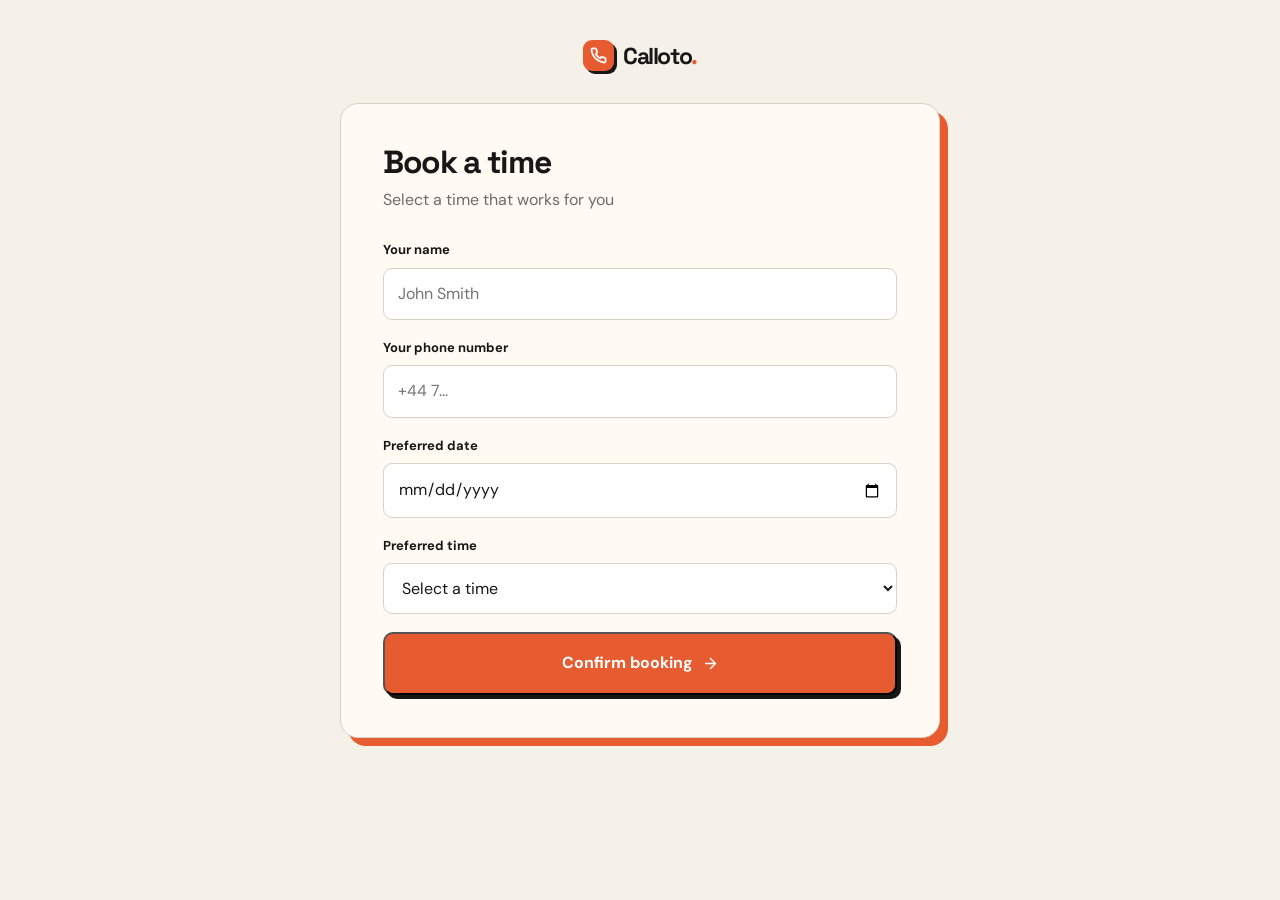
<file: static/booking.html>
<!DOCTYPE html>
<html lang="en">
<head>
    <meta charset="UTF-8">
    <meta name="viewport" content="width=device-width, initial-scale=1.0">
    <title>Book a Time — Calloto</title>
    <link rel="preconnect" href="https://fonts.googleapis.com">
    <link rel="preconnect" href="https://fonts.gstatic.com" crossorigin>
    <link href="https://fonts.googleapis.com/css2?family=Inter:wght@400;500;600;700;800;900&display=swap" rel="stylesheet">
    <link rel="stylesheet" href="/static/css/frontend.css?v=3">
</head>
<body>
    <div class="booking-page">
        <div class="booking-container">
            <a href="/" class="logo logo-dark" style="justify-content:center;margin-bottom:32px">
                <span class="logo-mark">
                    <svg viewBox="0 0 24 24" fill="none" stroke="currentColor" stroke-width="2.5" stroke-linecap="round" stroke-linejoin="round"><path d="M22 16.92v3a2 2 0 0 1-2.18 2 19.79 19.79 0 0 1-8.63-3.07 19.5 19.5 0 0 1-6-6 19.79 19.79 0 0 1-3.07-8.67A2 2 0 0 1 4.11 2h3a2 2 0 0 1 2 1.72c.127.96.361 1.903.7 2.81a2 2 0 0 1-.45 2.11L8.09 9.91a16 16 0 0 0 6 6l1.27-1.27a2 2 0 0 1 2.11-.45c.907.339 1.85.573 2.81.7A2 2 0 0 1 22 16.92z"/></svg>
                </span>
                Calloto<span class="logo-dot">.</span>
            </a>
            <div class="form-card">
                <h1>Book a time</h1>
                <p class="form-sub" id="business-name">Select a time that works for you</p>
                <form id="booking-form">
                    <div class="fg">
                        <label class="form-label" for="name">Your name</label>
                        <input class="form-input" type="text" id="name" name="name" placeholder="John Smith" required>
                    </div>
                    <div class="fg">
                        <label class="form-label" for="phone">Your phone number</label>
                        <input class="form-input" type="tel" id="phone" name="phone" placeholder="+44 7..." required>
                    </div>
                    <div class="fg">
                        <label class="form-label" for="date">Preferred date</label>
                        <input class="form-input" type="date" id="date" name="date" required>
                    </div>
                    <div class="fg">
                        <label class="form-label" for="time">Preferred time</label>
                        <select class="form-select" id="time" name="time" required>
                            <option value="">Select a time</option>
                            <option value="09:00">9:00 AM</option>
                            <option value="10:00">10:00 AM</option>
                            <option value="11:00">11:00 AM</option>
                            <option value="12:00">12:00 PM</option>
                            <option value="13:00">1:00 PM</option>
                            <option value="14:00">2:00 PM</option>
                            <option value="15:00">3:00 PM</option>
                            <option value="16:00">4:00 PM</option>
                            <option value="17:00">5:00 PM</option>
                        </select>
                    </div>
                    <button type="submit" class="btn btn-green btn-block btn-lg" id="submit-btn">
                        Confirm booking
                        <svg viewBox="0 0 24 24" fill="none" stroke="currentColor" stroke-width="2" stroke-linecap="round" stroke-linejoin="round"><line x1="5" y1="12" x2="19" y2="12"/><polyline points="12 5 19 12 12 19"/></svg>
                    </button>
                    <div class="form-error" id="error-msg"></div>
                </form>
                <div class="success-state" id="success-msg" style="display:none">
                    <div class="success-icon">
                        <svg viewBox="0 0 24 24" fill="none" stroke="currentColor" stroke-width="2.5" stroke-linecap="round" stroke-linejoin="round"><polyline points="20 6 9 17 4 12"/></svg>
                    </div>
                    <h1>Booking confirmed!</h1>
                    <p class="form-sub">We'll send you a confirmation shortly.</p>
                </div>
            </div>
        </div>
    </div>
    <script>
        const params = new URLSearchParams(window.location.search);
        const customerId = params.get('customer_id');
        const businessName = params.get('name');
        if (businessName) document.getElementById('business-name').textContent = `Book with ${businessName}`;
        const today = new Date().toISOString().split('T')[0];
        document.getElementById('date').min = today;

        document.getElementById('booking-form').addEventListener('submit', async (e) => {
            e.preventDefault();
            const btn = document.getElementById('submit-btn');
            const errorEl = document.getElementById('error-msg');
            btn.disabled = true;
            btn.innerHTML = '<span>Booking...</span>';
            errorEl.style.display = 'none';
            const data = {
                customer_id: customerId,
                name: document.getElementById('name').value,
                phone: document.getElementById('phone').value,
                date: document.getElementById('date').value,
                time: document.getElementById('time').value,
            };
            try {
                const res = await fetch('/api/bookings', {
                    method: 'POST',
                    headers: { 'Content-Type': 'application/json' },
                    body: JSON.stringify(data),
                });
                if (!res.ok) { const err = await res.json(); throw new Error(err.detail || 'Booking failed'); }
                document.getElementById('booking-form').style.display = 'none';
                document.getElementById('success-msg').style.display = 'block';
            } catch (err) {
                errorEl.textContent = err.message;
                errorEl.style.display = 'flex';
                btn.disabled = false;
                btn.innerHTML = 'Confirm booking <svg viewBox="0 0 24 24" fill="none" stroke="currentColor" stroke-width="2" stroke-linecap="round" stroke-linejoin="round"><line x1="5" y1="12" x2="19" y2="12"/><polyline points="12 5 19 12 12 19"/></svg>';
            }
        });
    </script>
</body>
</html>
</file>
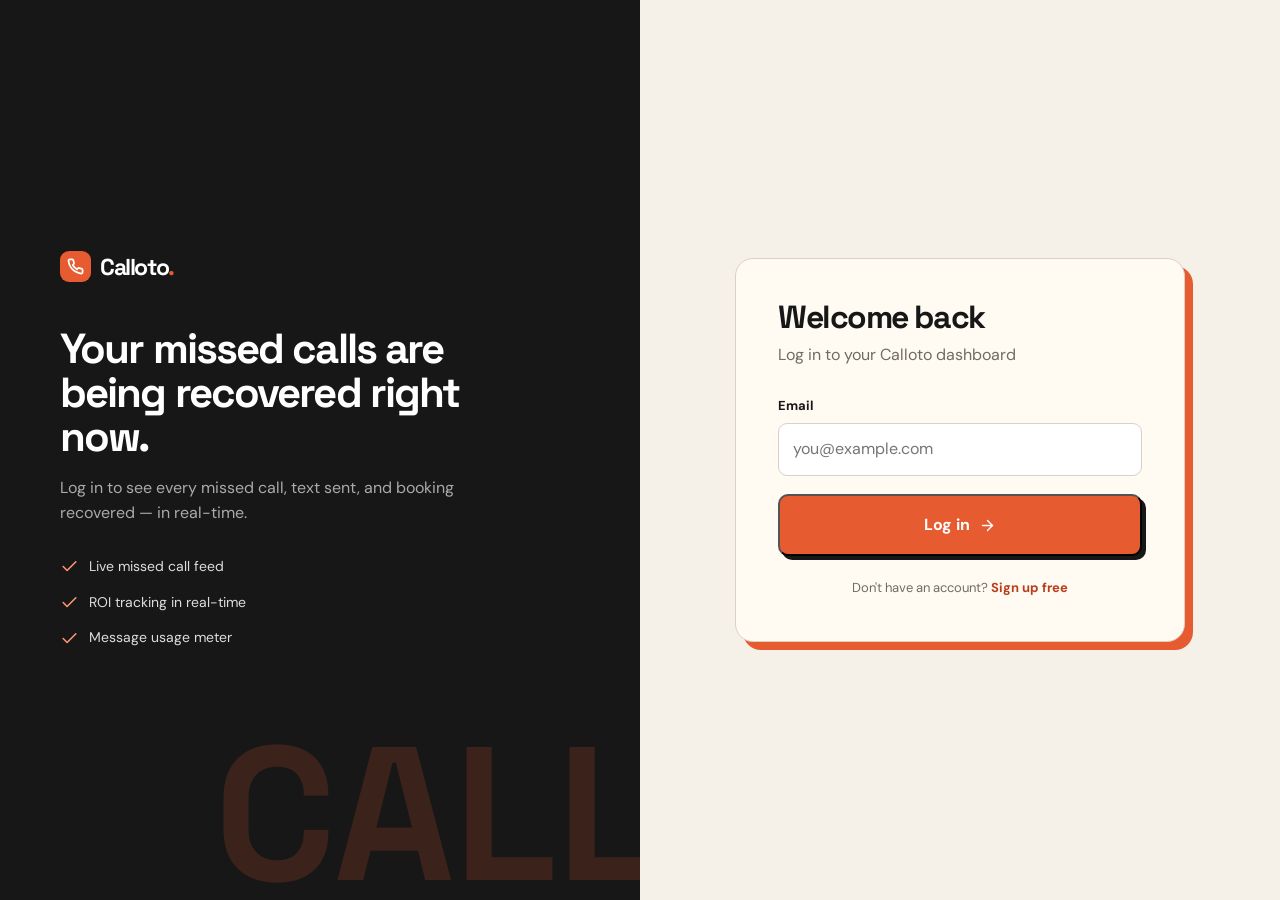
<file: static/login.html>
<!DOCTYPE html>
<html lang="en">
<head>
    <meta charset="UTF-8">
    <meta name="viewport" content="width=device-width, initial-scale=1.0">
    <title>Log In — Calloto</title>
    <link rel="preconnect" href="https://fonts.googleapis.com">
    <link rel="preconnect" href="https://fonts.gstatic.com" crossorigin>
    <link href="https://fonts.googleapis.com/css2?family=Inter:wght@400;500;600;700;800;900&display=swap" rel="stylesheet">
    <link rel="stylesheet" href="/static/css/frontend.css?v=3">
</head>
<body>
    <div class="auth-page">
        <div class="auth-visual">
            <div class="auth-visual-content">
                <a href="/" class="logo logo-light">
                    <span class="logo-mark">
                        <svg viewBox="0 0 24 24" fill="none" stroke="currentColor" stroke-width="2.5" stroke-linecap="round" stroke-linejoin="round"><path d="M22 16.92v3a2 2 0 0 1-2.18 2 19.79 19.79 0 0 1-8.63-3.07 19.5 19.5 0 0 1-6-6 19.79 19.79 0 0 1-3.07-8.67A2 2 0 0 1 4.11 2h3a2 2 0 0 1 2 1.72c.127.96.361 1.903.7 2.81a2 2 0 0 1-.45 2.11L8.09 9.91a16 16 0 0 0 6 6l1.27-1.27a2 2 0 0 1 2.11-.45c.907.339 1.85.573 2.81.7A2 2 0 0 1 22 16.92z"/></svg>
                    </span>
                    Calloto<span class="logo-dot">.</span>
                </a>
                <h2>Your missed calls are being recovered right now.</h2>
                <p>Log in to see every missed call, text sent, and booking recovered — in real-time.</p>
                <ul class="auth-visual-list">
                    <li><svg viewBox="0 0 24 24" fill="none" stroke="currentColor" stroke-width="2" stroke-linecap="round" stroke-linejoin="round"><polyline points="20 6 9 17 4 12"/></svg> Live missed call feed</li>
                    <li><svg viewBox="0 0 24 24" fill="none" stroke="currentColor" stroke-width="2" stroke-linecap="round" stroke-linejoin="round"><polyline points="20 6 9 17 4 12"/></svg> ROI tracking in real-time</li>
                    <li><svg viewBox="0 0 24 24" fill="none" stroke="currentColor" stroke-width="2" stroke-linecap="round" stroke-linejoin="round"><polyline points="20 6 9 17 4 12"/></svg> Message usage meter</li>
                </ul>
            </div>
        </div>
        <div class="auth-form-side">
            <div class="form-card">
                <a href="/" class="logo logo-dark">
                    <span class="logo-mark">
                        <svg viewBox="0 0 24 24" fill="none" stroke="currentColor" stroke-width="2.5" stroke-linecap="round" stroke-linejoin="round"><path d="M22 16.92v3a2 2 0 0 1-2.18 2 19.79 19.79 0 0 1-8.63-3.07 19.5 19.5 0 0 1-6-6 19.79 19.79 0 0 1-3.07-8.67A2 2 0 0 1 4.11 2h3a2 2 0 0 1 2 1.72c.127.96.361 1.903.7 2.81a2 2 0 0 1-.45 2.11L8.09 9.91a16 16 0 0 0 6 6l1.27-1.27a2 2 0 0 1 2.11-.45c.907.339 1.85.573 2.81.7A2 2 0 0 1 22 16.92z"/></svg>
                    </span>
                    Calloto<span class="logo-dot">.</span>
                </a>
                <h1>Welcome back</h1>
                <p class="form-sub">Log in to your Calloto dashboard</p>
                <form id="login-form">
                    <div class="fg">
                        <label class="form-label" for="email">Email</label>
                        <input class="form-input" type="email" id="email" name="email" placeholder="you@example.com" required>
                    </div>
                    <button type="submit" class="btn btn-primary btn-block btn-lg" id="submit-btn">
                        Log in
                        <svg viewBox="0 0 24 24" fill="none" stroke="currentColor" stroke-width="2" stroke-linecap="round" stroke-linejoin="round"><line x1="5" y1="12" x2="19" y2="12"/><polyline points="12 5 19 12 12 19"/></svg>
                    </button>
                    <div class="form-error" id="error-msg"></div>
                </form>
                <p class="form-link">Don't have an account? <a href="/static/signup.html">Sign up free</a></p>
            </div>
        </div>
    </div>
    <script>
        document.getElementById('login-form').addEventListener('submit', async (e) => {
            e.preventDefault();
            const btn = document.getElementById('submit-btn');
            const errorEl = document.getElementById('error-msg');
            btn.disabled = true;
            btn.innerHTML = '<span>Logging in...</span>';
            errorEl.style.display = 'none';
            const email = document.getElementById('email').value;
            try {
                const res = await fetch('/api/auth/login', {
                    method: 'POST',
                    headers: { 'Content-Type': 'application/json' },
                    body: JSON.stringify({ email }),
                });
                if (!res.ok) { const err = await res.json(); throw new Error(err.detail || 'Login failed'); }
                const data = await res.json();
                localStorage.setItem('customer_id', data.customer_id);
                localStorage.setItem('access_token', data.access_token);
                window.location.href = '/static/dashboard.html';
            } catch (err) {
                errorEl.textContent = err.message;
                errorEl.style.display = 'flex';
                btn.disabled = false;
                btn.innerHTML = 'Log in <svg viewBox="0 0 24 24" fill="none" stroke="currentColor" stroke-width="2" stroke-linecap="round" stroke-linejoin="round"><line x1="5" y1="12" x2="19" y2="12"/><polyline points="12 5 19 12 12 19"/></svg>';
            }
        });
    </script>
</body>
</html>
</file>
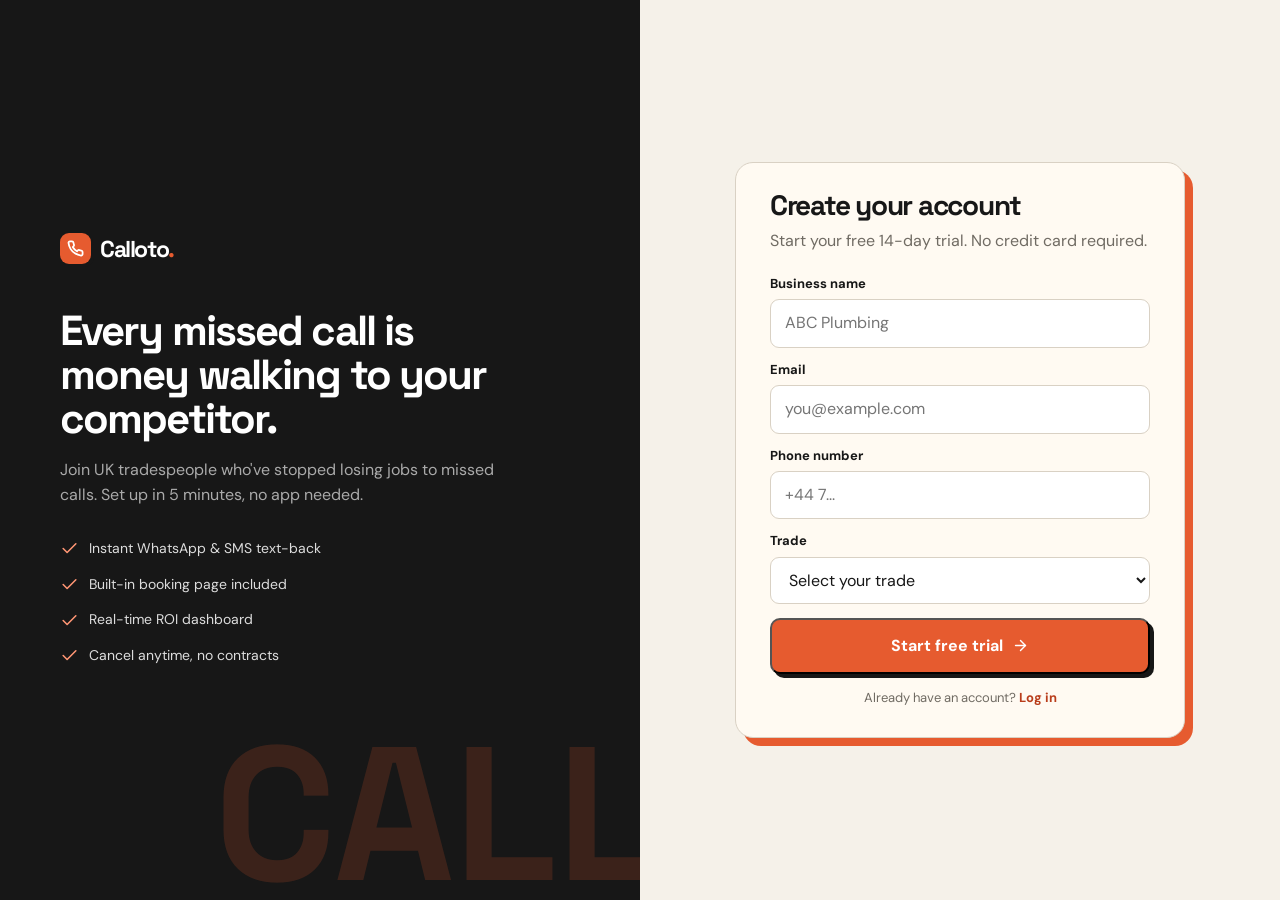
<file: static/onboarding.html>
<!DOCTYPE html>
<html lang="en">
<head>
    <meta charset="UTF-8">
    <meta name="viewport" content="width=device-width, initial-scale=1.0">
    <title>Set Up Calloto — 5 Minute Setup</title>
    <link rel="preconnect" href="https://fonts.googleapis.com">
    <link rel="preconnect" href="https://fonts.gstatic.com" crossorigin>
    <link href="https://fonts.googleapis.com/css2?family=Inter:wght@400;500;600;700;800;900&display=swap" rel="stylesheet">
    <link rel="stylesheet" href="/static/css/frontend.css?v=3">
</head>
<body class="onboarding-page" style="background:var(--paper)">
    <div class="onboard-container">
        <a href="/" class="logo logo-dark" style="justify-content:center;margin-bottom:32px">
            <span class="logo-mark">
                <svg viewBox="0 0 24 24" fill="none" stroke="currentColor" stroke-width="2.5" stroke-linecap="round" stroke-linejoin="round"><path d="M22 16.92v3a2 2 0 0 1-2.18 2 19.79 19.79 0 0 1-8.63-3.07 19.5 19.5 0 0 1-6-6 19.79 19.79 0 0 1-3.07-8.67A2 2 0 0 1 4.11 2h3a2 2 0 0 1 2 1.72c.127.96.361 1.903.7 2.81a2 2 0 0 1-.45 2.11L8.09 9.91a16 16 0 0 0 6 6l1.27-1.27a2 2 0 0 1 2.11-.45c.907.339 1.85.573 2.81.7A2 2 0 0 1 22 16.92z"/></svg>
            </span>
            Calloto<span class="logo-dot">.</span>
        </a>

        <div class="step-indicator">
            <div class="step-dot active" data-step="1">1</div>
            <div class="step-line" id="line-1"></div>
            <div class="step-dot" data-step="2">2</div>
            <div class="step-line" id="line-2"></div>
            <div class="step-dot" data-step="3">3</div>
            <div class="step-line" id="line-3"></div>
            <div class="step-dot" data-step="4">4</div>
        </div>

        <div class="step active" data-step="1">
            <div class="form-card">
                <h2>Step 1: Your message template</h2>
                <p class="form-sub">This is what callers receive when they miss your call. We've pre-filled it — just adjust the details.</p>
                <div class="fg">
                    <label class="form-label" for="message_template">Message template</label>
                    <textarea class="form-textarea" id="message_template">Hi! {business_name} missed your call. Rough price {price_range}. Book your job here: {booking_link}</textarea>
                </div>
                <div class="fg">
                    <label class="form-label" for="price_range">Price range</label>
                    <input class="form-input" type="text" id="price_range" placeholder="e.g. £80-150">
                </div>
                <div class="fg">
                    <label class="form-label" for="booking_link">Booking link (optional)</label>
                    <input class="form-input" type="url" id="booking_link" placeholder="Leave blank to use your Calloto booking page">
                </div>
                <div class="template-preview">
                    <div class="template-preview-label">Preview</div>
                    <div class="template-preview-text" id="preview"></div>
                </div>
                <div class="btn-group">
                    <button class="btn btn-green" onclick="nextStep(2)">
                        Continue
                        <svg viewBox="0 0 24 24" fill="none" stroke="currentColor" stroke-width="2" stroke-linecap="round" stroke-linejoin="round"><line x1="5" y1="12" x2="19" y2="12"/><polyline points="12 5 19 12 12 19"/></svg>
                    </button>
                </div>
            </div>
        </div>

        <div class="step" data-step="2">
            <div class="form-card">
                <h2>Step 2: Set up call forwarding</h2>
                <p class="form-sub">Forward unanswered calls to your Calloto number. Takes 2 minutes.</p>
                <div class="forwarding-block">
                    <h3><svg viewBox="0 0 24 24" fill="none" stroke="currentColor" stroke-width="2" stroke-linecap="round" stroke-linejoin="round"><rect x="5" y="2" width="14" height="20" rx="2"/><line x1="12" y1="18" x2="12" y2="18"/></svg> iPhone</h3>
                    <ol>
                        <li>Settings → Phone → Call Forwarding</li>
                        <li>Forward when unanswered → enter your Calloto number</li>
                        <li>Done</li>
                    </ol>
                </div>
                <div class="forwarding-block">
                    <h3><svg viewBox="0 0 24 24" fill="none" stroke="currentColor" stroke-width="2" stroke-linecap="round" stroke-linejoin="round"><rect x="5" y="2" width="14" height="20" rx="2"/><line x1="12" y1="18" x2="12" y2="18"/></svg> Android</h3>
                    <ol>
                        <li>Phone app → Menu → Settings → Call forwarding</li>
                        <li>Forward when unanswered → enter your Calloto number</li>
                        <li>Done</li>
                    </ol>
                </div>
                <div class="forwarding-block">
                    <h3><svg viewBox="0 0 24 24" fill="none" stroke="currentColor" stroke-width="2" stroke-linecap="round" stroke-linejoin="round"><path d="M22 16.92v3a2 2 0 0 1-2.18 2 19.79 19.79 0 0 1-8.63-3.07 19.5 19.5 0 0 1-6-6 19.79 19.79 0 0 1-3.07-8.67A2 2 0 0 1 4.11 2h3a2 2 0 0 1 2 1.72c.127.96.361 1.903.7 2.81a2 2 0 0 1-.45 2.11L8.09 9.91a16 16 0 0 0 6 6l1.27-1.27a2 2 0 0 1 2.11-.45c.907.339 1.85.573 2.81.7A2 2 0 0 1 22 16.92z"/></svg> Dial code shortcut</h3>
                    <p style="color:var(--slate-600);font-size:14px;margin-bottom:8px">Just dial this on your phone:</p>
                    <span class="dial-code">**61*your-calloto-number#</span>
                </div>
                <div class="btn-group">
                    <button class="btn btn-ghost" onclick="prevStep(1)"><svg viewBox="0 0 24 24" fill="none" stroke="currentColor" stroke-width="2" stroke-linecap="round" stroke-linejoin="round"><line x1="19" y1="12" x2="5" y2="12"/><polyline points="12 19 5 12 12 5"/></svg> Back</button>
                    <button class="btn btn-green" onclick="nextStep(3)">Continue <svg viewBox="0 0 24 24" fill="none" stroke="currentColor" stroke-width="2" stroke-linecap="round" stroke-linejoin="round"><line x1="5" y1="12" x2="19" y2="12"/><polyline points="12 5 19 12 12 19"/></svg></button>
                </div>
            </div>
        </div>

        <div class="step" data-step="3">
            <div class="form-card">
                <h2>Step 3: Start your free trial</h2>
                <p class="form-sub">14 days free. No card required. Cancel anytime.</p>
                <div class="plan-box">
                    <h3>Your free trial</h3>
                    <div class="plan-price">14 days<span> free</span></div>
                    <ul>
                        <li><span class="pricing-check"><svg viewBox="0 0 24 24" fill="none" stroke="currentColor" stroke-width="3" stroke-linecap="round" stroke-linejoin="round"><polyline points="20 6 9 17 4 12"/></svg></span> Full product, fully active</li>
                        <li><span class="pricing-check"><svg viewBox="0 0 24 24" fill="none" stroke="currentColor" stroke-width="3" stroke-linecap="round" stroke-linejoin="round"><polyline points="20 6 9 17 4 12"/></svg></span> Unlimited missed calls</li>
                        <li><span class="pricing-check"><svg viewBox="0 0 24 24" fill="none" stroke="currentColor" stroke-width="3" stroke-linecap="round" stroke-linejoin="round"><polyline points="20 6 9 17 4 12"/></svg></span> 100 text-backs included</li>
                        <li><span class="pricing-check"><svg viewBox="0 0 24 24" fill="none" stroke="currentColor" stroke-width="3" stroke-linecap="round" stroke-linejoin="round"><polyline points="20 6 9 17 4 12"/></svg></span> Then just £19/month</li>
                    </ul>
                </div>
                <div class="btn-group">
                    <button class="btn btn-ghost" onclick="prevStep(2)"><svg viewBox="0 0 24 24" fill="none" stroke="currentColor" stroke-width="2" stroke-linecap="round" stroke-linejoin="round"><line x1="19" y1="12" x2="5" y2="12"/><polyline points="12 19 5 12 12 5"/></svg> Back</button>
                    <button class="btn btn-green" onclick="nextStep(4)">Start free trial <svg viewBox="0 0 24 24" fill="none" stroke="currentColor" stroke-width="2" stroke-linecap="round" stroke-linejoin="round"><line x1="5" y1="12" x2="19" y2="12"/><polyline points="12 5 19 12 12 19"/></svg></button>
                </div>
            </div>
        </div>

        <div class="step" data-step="4">
            <div class="form-card">
                <div class="success-state">
                    <div class="success-icon">
                        <svg viewBox="0 0 24 24" fill="none" stroke="currentColor" stroke-width="2.5" stroke-linecap="round" stroke-linejoin="round"><polyline points="20 6 9 17 4 12"/></svg>
                    </div>
                    <h1>Your 14-day trial is live!</h1>
                    <p class="form-sub">Calloto is now active. Test it by calling your number from another phone. No charge until your trial ends.</p>
                    <button class="btn btn-green btn-lg" onclick="window.location.href='/static/dashboard.html'">
                        Go to dashboard
                        <svg viewBox="0 0 24 24" fill="none" stroke="currentColor" stroke-width="2" stroke-linecap="round" stroke-linejoin="round"><line x1="5" y1="12" x2="19" y2="12"/><polyline points="12 5 19 12 12 19"/></svg>
                    </button>
                </div>
            </div>
        </div>
    </div>

    <script>
        const customerId = localStorage.getItem('customer_id');
        if (!customerId) window.location.href = '/static/signup.html';

        function updatePreview() {
            const template = document.getElementById('message_template').value;
            const price = document.getElementById('price_range').value || '£80-150';
            const link = document.getElementById('booking_link').value || `/static/booking.html?customer_id=${customerId}`;
            document.getElementById('preview').textContent = template
                .replace('{business_name}', 'Your Business')
                .replace('{price_range}', price)
                .replace('{booking_link}', link);
        }

        document.getElementById('message_template').addEventListener('input', updatePreview);
        document.getElementById('price_range').addEventListener('input', updatePreview);
        document.getElementById('booking_link').addEventListener('input', updatePreview);
        updatePreview();

        function showStep(step) {
            document.querySelectorAll('.step').forEach(s => s.classList.remove('active'));
            document.querySelector(`.step[data-step="${step}"]`).classList.add('active');
            document.querySelectorAll('.step-dot').forEach((dot, i) => {
                dot.classList.remove('active', 'completed');
                const num = i + 1;
                if (num < step) dot.classList.add('completed');
                if (num === step) dot.classList.add('active');
            });
            document.querySelectorAll('.step-line').forEach((line, i) => {
                line.classList.toggle('completed', i + 1 < step);
            });
            window.scrollTo({ top: 0, behavior: 'smooth' });
        }

        function nextStep(step) { showStep(step); }
        function prevStep(step) { showStep(step); }
    </script>
</body>
</html>
</file>
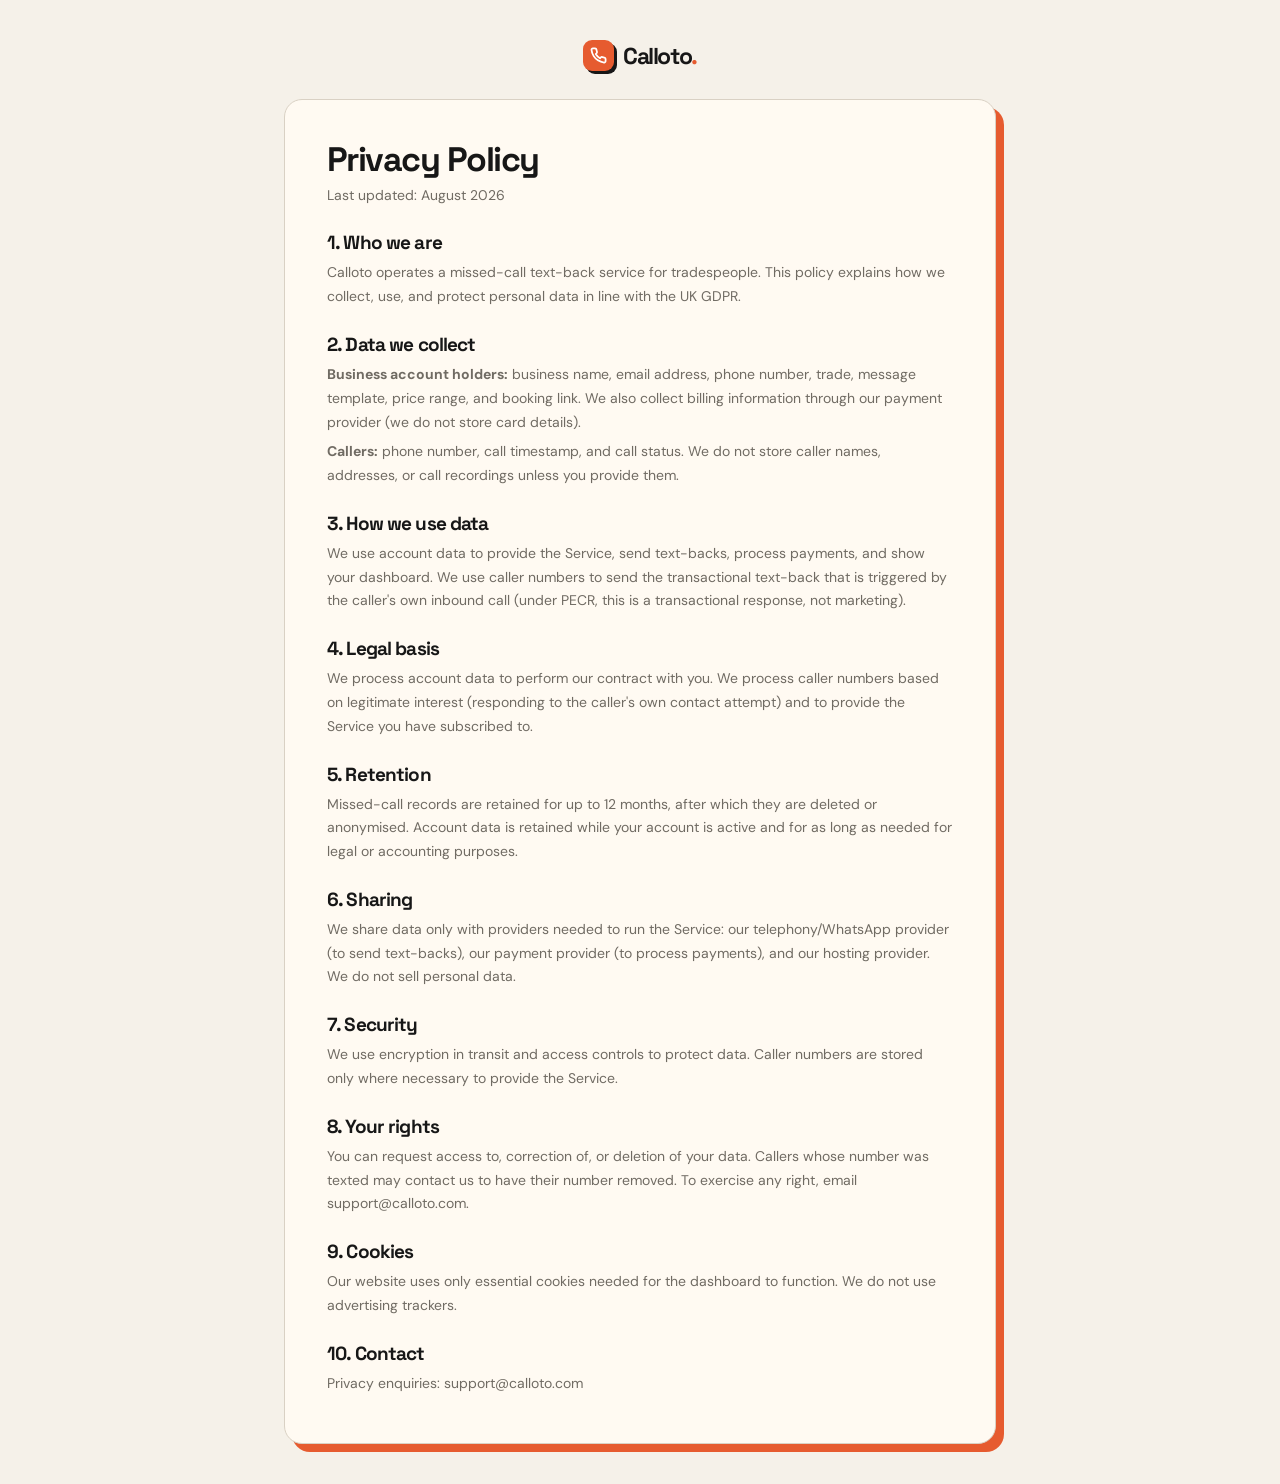
<file: static/privacy.html>
<!DOCTYPE html>
<html lang="en">
<head>
    <meta charset="UTF-8">
    <meta name="viewport" content="width=device-width, initial-scale=1.0">
    <title>Privacy Policy — Calloto</title>
    <link rel="preconnect" href="https://fonts.googleapis.com">
    <link rel="preconnect" href="https://fonts.gstatic.com" crossorigin>
    <link href="https://fonts.googleapis.com/css2?family=Inter:wght@400;500;600;700;800;900&display=swap" rel="stylesheet">
    <link rel="stylesheet" href="/static/css/frontend.css">
</head>
<body style="background:var(--paper)">
    <div class="legal-container">
        <a href="/" class="logo logo-dark" style="justify-content:center;margin-bottom:28px">
            <span class="logo-mark">
                <svg viewBox="0 0 24 24" fill="none" stroke="currentColor" stroke-width="2.5" stroke-linecap="round" stroke-linejoin="round"><path d="M22 16.92v3a2 2 0 0 1-2.18 2 19.79 19.79 0 0 1-8.63-3.07 19.5 19.5 0 0 1-6-6 19.79 19.79 0 0 1-3.07-8.67A2 2 0 0 1 4.11 2h3a2 2 0 0 1 2 1.72c.127.96.361 1.903.7 2.81a2 2 0 0 1-.45 2.11L8.09 9.91a16 16 0 0 0 6 6l1.27-1.27a2 2 0 0 1 2.11-.45c.907.339 1.85.573 2.81.7A2 2 0 0 1 22 16.92z"/></svg>
            </span>
            Calloto<span class="logo-dot">.</span>
        </a>
        <div class="form-card legal-card">
            <h1>Privacy Policy</h1>
            <p class="form-sub">Last updated: August 2026</p>

            <h2>1. Who we are</h2>
            <p>Calloto operates a missed-call text-back service for tradespeople. This policy explains how we collect, use, and protect personal data in line with the UK GDPR.</p>

            <h2>2. Data we collect</h2>
            <p><strong>Business account holders:</strong> business name, email address, phone number, trade, message template, price range, and booking link. We also collect billing information through our payment provider (we do not store card details).</p>
            <p><strong>Callers:</strong> phone number, call timestamp, and call status. We do not store caller names, addresses, or call recordings unless you provide them.</p>

            <h2>3. How we use data</h2>
            <p>We use account data to provide the Service, send text-backs, process payments, and show your dashboard. We use caller numbers to send the transactional text-back that is triggered by the caller's own inbound call (under PECR, this is a transactional response, not marketing).</p>

            <h2>4. Legal basis</h2>
            <p>We process account data to perform our contract with you. We process caller numbers based on legitimate interest (responding to the caller's own contact attempt) and to provide the Service you have subscribed to.</p>

            <h2>5. Retention</h2>
            <p>Missed-call records are retained for up to 12 months, after which they are deleted or anonymised. Account data is retained while your account is active and for as long as needed for legal or accounting purposes.</p>

            <h2>6. Sharing</h2>
            <p>We share data only with providers needed to run the Service: our telephony/WhatsApp provider (to send text-backs), our payment provider (to process payments), and our hosting provider. We do not sell personal data.</p>

            <h2>7. Security</h2>
            <p>We use encryption in transit and access controls to protect data. Caller numbers are stored only where necessary to provide the Service.</p>

            <h2>8. Your rights</h2>
            <p>You can request access to, correction of, or deletion of your data. Callers whose number was texted may contact us to have their number removed. To exercise any right, email support@calloto.com.</p>

            <h2>9. Cookies</h2>
            <p>Our website uses only essential cookies needed for the dashboard to function. We do not use advertising trackers.</p>

            <h2>10. Contact</h2>
            <p>Privacy enquiries: support@calloto.com</p>
        </div>
    </div>
    <style>
        .legal-container{max-width:760px;margin:40px auto;padding:0 24px}
        .legal-card h1{font-size:34px;margin-bottom:6px}
        .legal-card h2{font-size:19px;margin:26px 0 8px;font-family:var(--display)}
        .legal-card p{font-size:14px;line-height:1.7;margin-bottom:6px}
        .legal-card a{color:var(--orange-dark);font-weight:600}
    </style>
</body>
</html>
</file>
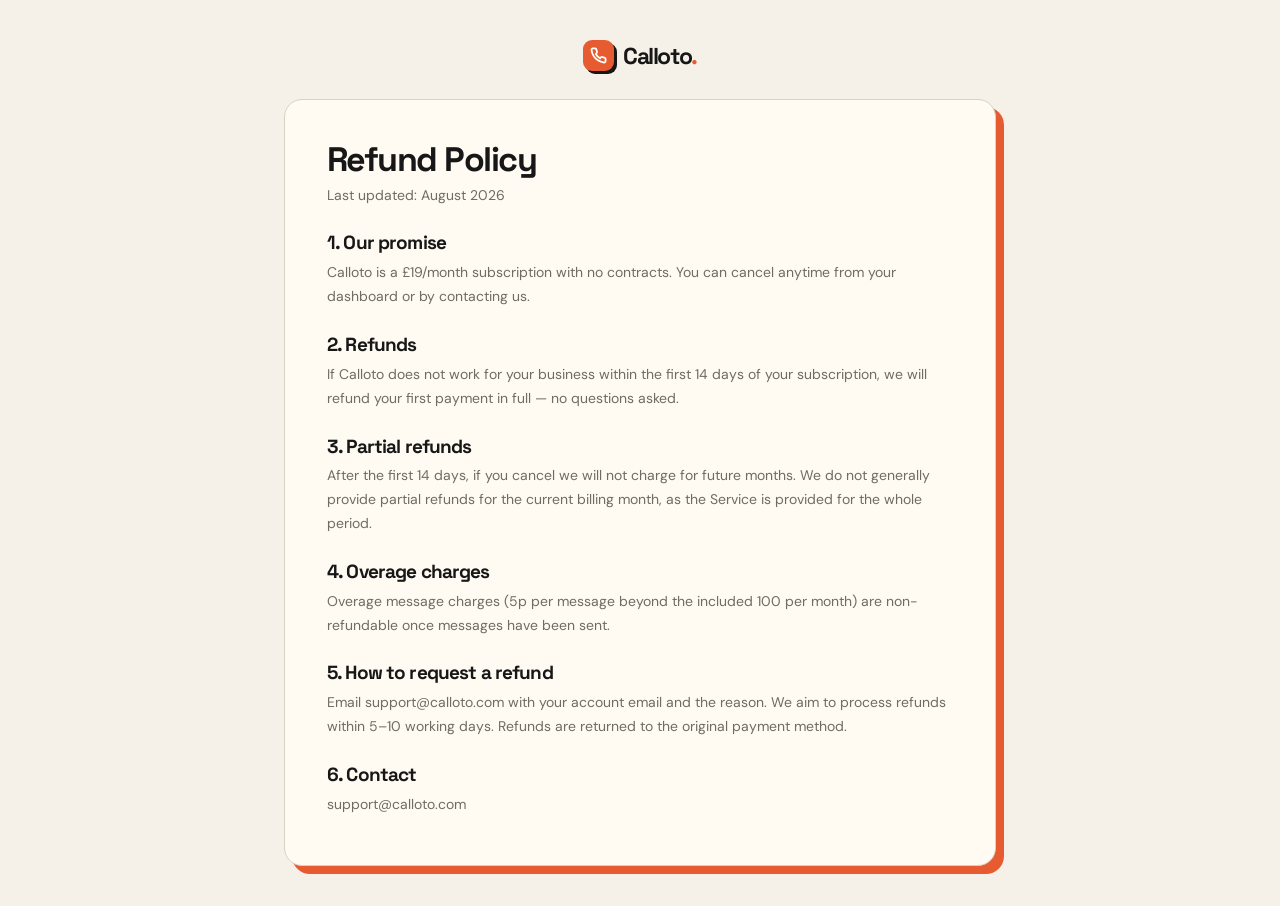
<file: static/refund-policy.html>
<!DOCTYPE html>
<html lang="en">
<head>
    <meta charset="UTF-8">
    <meta name="viewport" content="width=device-width, initial-scale=1.0">
    <title>Refund Policy — Calloto</title>
    <link rel="preconnect" href="https://fonts.googleapis.com">
    <link rel="preconnect" href="https://fonts.gstatic.com" crossorigin>
    <link href="https://fonts.googleapis.com/css2?family=Inter:wght@400;500;600;700;800;900&display=swap" rel="stylesheet">
    <link rel="stylesheet" href="/static/css/frontend.css">
</head>
<body style="background:var(--paper)">
    <div class="legal-container">
        <a href="/" class="logo logo-dark" style="justify-content:center;margin-bottom:28px">
            <span class="logo-mark">
                <svg viewBox="0 0 24 24" fill="none" stroke="currentColor" stroke-width="2.5" stroke-linecap="round" stroke-linejoin="round"><path d="M22 16.92v3a2 2 0 0 1-2.18 2 19.79 19.79 0 0 1-8.63-3.07 19.5 19.5 0 0 1-6-6 19.79 19.79 0 0 1-3.07-8.67A2 2 0 0 1 4.11 2h3a2 2 0 0 1 2 1.72c.127.96.361 1.903.7 2.81a2 2 0 0 1-.45 2.11L8.09 9.91a16 16 0 0 0 6 6l1.27-1.27a2 2 0 0 1 2.11-.45c.907.339 1.85.573 2.81.7A2 2 0 0 1 22 16.92z"/></svg>
            </span>
            Calloto<span class="logo-dot">.</span>
        </a>
        <div class="form-card legal-card">
            <h1>Refund Policy</h1>
            <p class="form-sub">Last updated: August 2026</p>

            <h2>1. Our promise</h2>
            <p>Calloto is a £19/month subscription with no contracts. You can cancel anytime from your dashboard or by contacting us.</p>

            <h2>2. Refunds</h2>
            <p>If Calloto does not work for your business within the first 14 days of your subscription, we will refund your first payment in full — no questions asked.</p>

            <h2>3. Partial refunds</h2>
            <p>After the first 14 days, if you cancel we will not charge for future months. We do not generally provide partial refunds for the current billing month, as the Service is provided for the whole period.</p>

            <h2>4. Overage charges</h2>
            <p>Overage message charges (5p per message beyond the included 100 per month) are non-refundable once messages have been sent.</p>

            <h2>5. How to request a refund</h2>
            <p>Email support@calloto.com with your account email and the reason. We aim to process refunds within 5–10 working days. Refunds are returned to the original payment method.</p>

            <h2>6. Contact</h2>
            <p>support@calloto.com</p>
        </div>
    </div>
    <style>
        .legal-container{max-width:760px;margin:40px auto;padding:0 24px}
        .legal-card h1{font-size:34px;margin-bottom:6px}
        .legal-card h2{font-size:19px;margin:26px 0 8px;font-family:var(--display)}
        .legal-card p{font-size:14px;line-height:1.7;margin-bottom:6px}
        .legal-card a{color:var(--orange-dark);font-weight:600}
    </style>
</body>
</html>
</file>
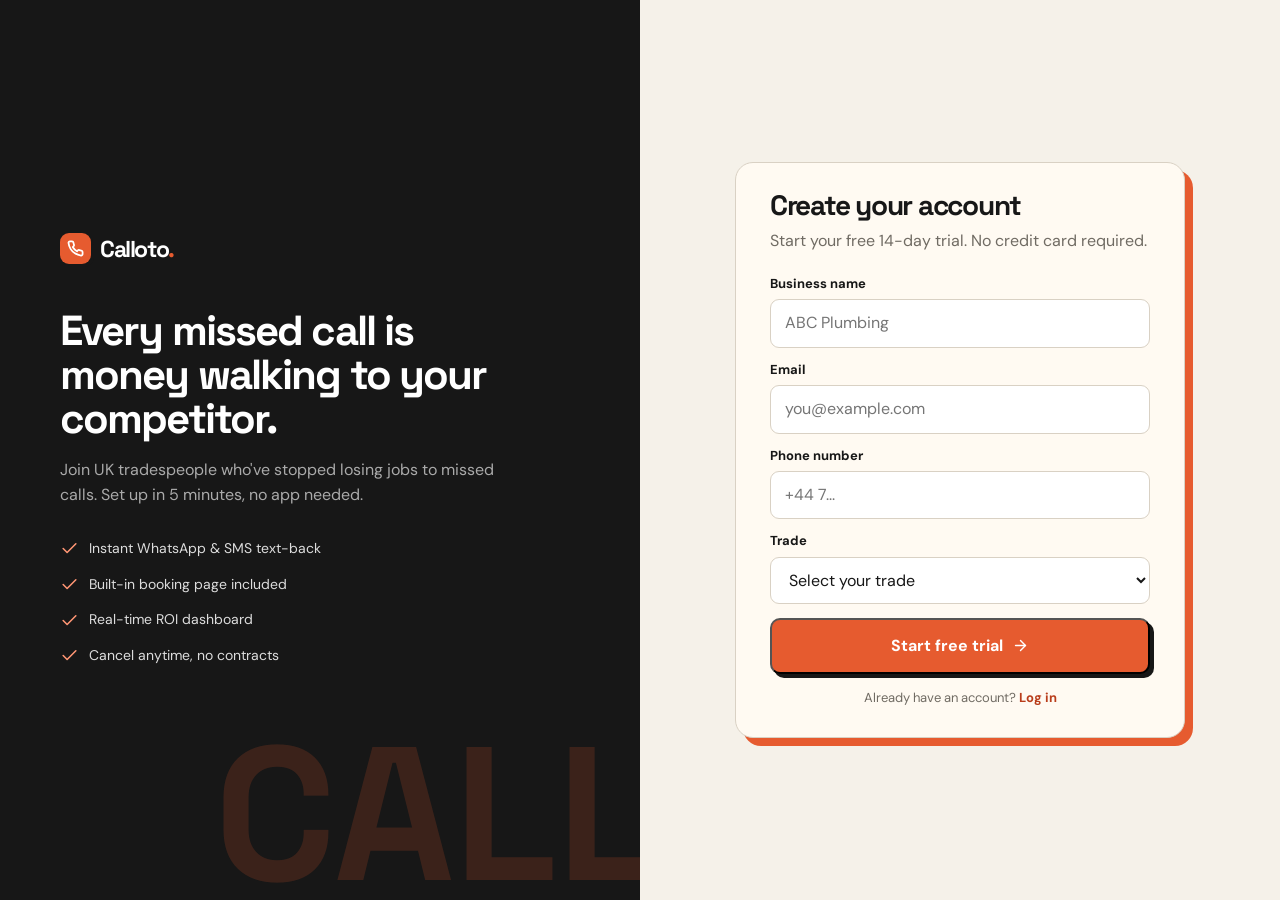
<file: static/signup.html>
<!DOCTYPE html>
<html lang="en">
<head>
    <meta charset="UTF-8">
    <meta name="viewport" content="width=device-width, initial-scale=1.0">
    <title>Create Account — Calloto</title>
    <meta name="description" content="Start recovering missed calls in 5 minutes. 14-day free trial, no credit card required.">
    <link rel="preconnect" href="https://fonts.googleapis.com">
    <link rel="preconnect" href="https://fonts.gstatic.com" crossorigin>
    <link href="https://fonts.googleapis.com/css2?family=Inter:wght@400;500;600;700;800;900&display=swap" rel="stylesheet">
    <link rel="stylesheet" href="/static/css/frontend.css?v=3">
</head>
<body class="signup-page">
    <div class="auth-page">
        <div class="auth-visual">
            <div class="auth-visual-content">
                <a href="/" class="logo logo-light">
                    <span class="logo-mark">
                        <svg viewBox="0 0 24 24" fill="none" stroke="currentColor" stroke-width="2.5" stroke-linecap="round" stroke-linejoin="round"><path d="M22 16.92v3a2 2 0 0 1-2.18 2 19.79 19.79 0 0 1-8.63-3.07 19.5 19.5 0 0 1-6-6 19.79 19.79 0 0 1-3.07-8.67A2 2 0 0 1 4.11 2h3a2 2 0 0 1 2 1.72c.127.96.361 1.903.7 2.81a2 2 0 0 1-.45 2.11L8.09 9.91a16 16 0 0 0 6 6l1.27-1.27a2 2 0 0 1 2.11-.45c.907.339 1.85.573 2.81.7A2 2 0 0 1 22 16.92z"/></svg>
                    </span>
                    Calloto<span class="logo-dot">.</span>
                </a>
                <h2>Every missed call is money walking to your competitor.</h2>
                <p>Join UK tradespeople who've stopped losing jobs to missed calls. Set up in 5 minutes, no app needed.</p>
                <ul class="auth-visual-list">
                    <li><svg viewBox="0 0 24 24" fill="none" stroke="currentColor" stroke-width="2" stroke-linecap="round" stroke-linejoin="round"><polyline points="20 6 9 17 4 12"/></svg> Instant WhatsApp & SMS text-back</li>
                    <li><svg viewBox="0 0 24 24" fill="none" stroke="currentColor" stroke-width="2" stroke-linecap="round" stroke-linejoin="round"><polyline points="20 6 9 17 4 12"/></svg> Built-in booking page included</li>
                    <li><svg viewBox="0 0 24 24" fill="none" stroke="currentColor" stroke-width="2" stroke-linecap="round" stroke-linejoin="round"><polyline points="20 6 9 17 4 12"/></svg> Real-time ROI dashboard</li>
                    <li><svg viewBox="0 0 24 24" fill="none" stroke="currentColor" stroke-width="2" stroke-linecap="round" stroke-linejoin="round"><polyline points="20 6 9 17 4 12"/></svg> Cancel anytime, no contracts</li>
                </ul>
            </div>
        </div>
        <div class="auth-form-side">
            <div class="form-card">
                <a href="/" class="logo logo-dark">
                    <span class="logo-mark">
                        <svg viewBox="0 0 24 24" fill="none" stroke="currentColor" stroke-width="2.5" stroke-linecap="round" stroke-linejoin="round"><path d="M22 16.92v3a2 2 0 0 1-2.18 2 19.79 19.79 0 0 1-8.63-3.07 19.5 19.5 0 0 1-6-6 19.79 19.79 0 0 1-3.07-8.67A2 2 0 0 1 4.11 2h3a2 2 0 0 1 2 1.72c.127.96.361 1.903.7 2.81a2 2 0 0 1-.45 2.11L8.09 9.91a16 16 0 0 0 6 6l1.27-1.27a2 2 0 0 1 2.11-.45c.907.339 1.85.573 2.81.7A2 2 0 0 1 22 16.92z"/></svg>
                    </span>
                    Calloto<span class="logo-dot">.</span>
                </a>
                <h1>Create your account</h1>
                <p class="form-sub">Start your free 14-day trial. No credit card required.</p>
                <form id="signup-form">
                    <div class="fg">
                        <label class="form-label" for="name">Business name</label>
                        <input class="form-input" type="text" id="name" name="name" placeholder="ABC Plumbing" required>
                    </div>
                    <div class="fg">
                        <label class="form-label" for="email">Email</label>
                        <input class="form-input" type="email" id="email" name="email" placeholder="you@example.com" required>
                    </div>
                    <div class="fg">
                        <label class="form-label" for="phone">Phone number</label>
                        <input class="form-input" type="tel" id="phone" name="phone" placeholder="+44 7..." required>
                    </div>
                    <div class="fg">
                        <label class="form-label" for="trade_vertical">Trade</label>
                        <select class="form-select" id="trade_vertical" name="trade_vertical" required>
                            <option value="">Select your trade</option>
                            <option value="plumbing">Plumbing</option>
                            <option value="electrical">Electrical</option>
                            <option value="roofing">Roofing</option>
                            <option value="building">Building</option>
                            <option value="locksmith">Locksmith</option>
                            <option value="hvac">HVAC</option>
                            <option value="gardening">Gardening</option>
                            <option value="other">Other</option>
                        </select>
                    </div>
                    <button type="submit" class="btn btn-green btn-block btn-lg" id="submit-btn">
                        Start free trial
                        <svg viewBox="0 0 24 24" fill="none" stroke="currentColor" stroke-width="2" stroke-linecap="round" stroke-linejoin="round"><line x1="5" y1="12" x2="19" y2="12"/><polyline points="12 5 19 12 12 19"/></svg>
                    </button>
                    <div class="form-error" id="error-msg"></div>
                </form>
                <p class="form-link">Already have an account? <a href="/static/login.html">Log in</a></p>
            </div>
        </div>
    </div>
    <script>
        document.getElementById('signup-form').addEventListener('submit', async (e) => {
            e.preventDefault();
            const btn = document.getElementById('submit-btn');
            const errorEl = document.getElementById('error-msg');
            btn.disabled = true;
            btn.innerHTML = '<span>Creating account...</span>';
            errorEl.style.display = 'none';
            const data = {
                name: document.getElementById('name').value,
                email: document.getElementById('email').value,
                phone: document.getElementById('phone').value,
                trade_vertical: document.getElementById('trade_vertical').value,
            };
            try {
                const res = await fetch('/api/signup', {
                    method: 'POST',
                    headers: { 'Content-Type': 'application/json' },
                    body: JSON.stringify(data),
                });
                if (!res.ok) { const err = await res.json(); throw new Error(err.detail || 'Signup failed'); }
                const customer = await res.json();
                localStorage.setItem('customer_id', customer.id);
                window.location.href = '/static/onboarding.html';
            } catch (err) {
                errorEl.textContent = err.message;
                errorEl.style.display = 'flex';
                btn.disabled = false;
                btn.innerHTML = 'Start free trial <svg viewBox="0 0 24 24" fill="none" stroke="currentColor" stroke-width="2" stroke-linecap="round" stroke-linejoin="round"><line x1="5" y1="12" x2="19" y2="12"/><polyline points="12 5 19 12 12 19"/></svg>';
            }
        });
    </script>
</body>
</html>
</file>
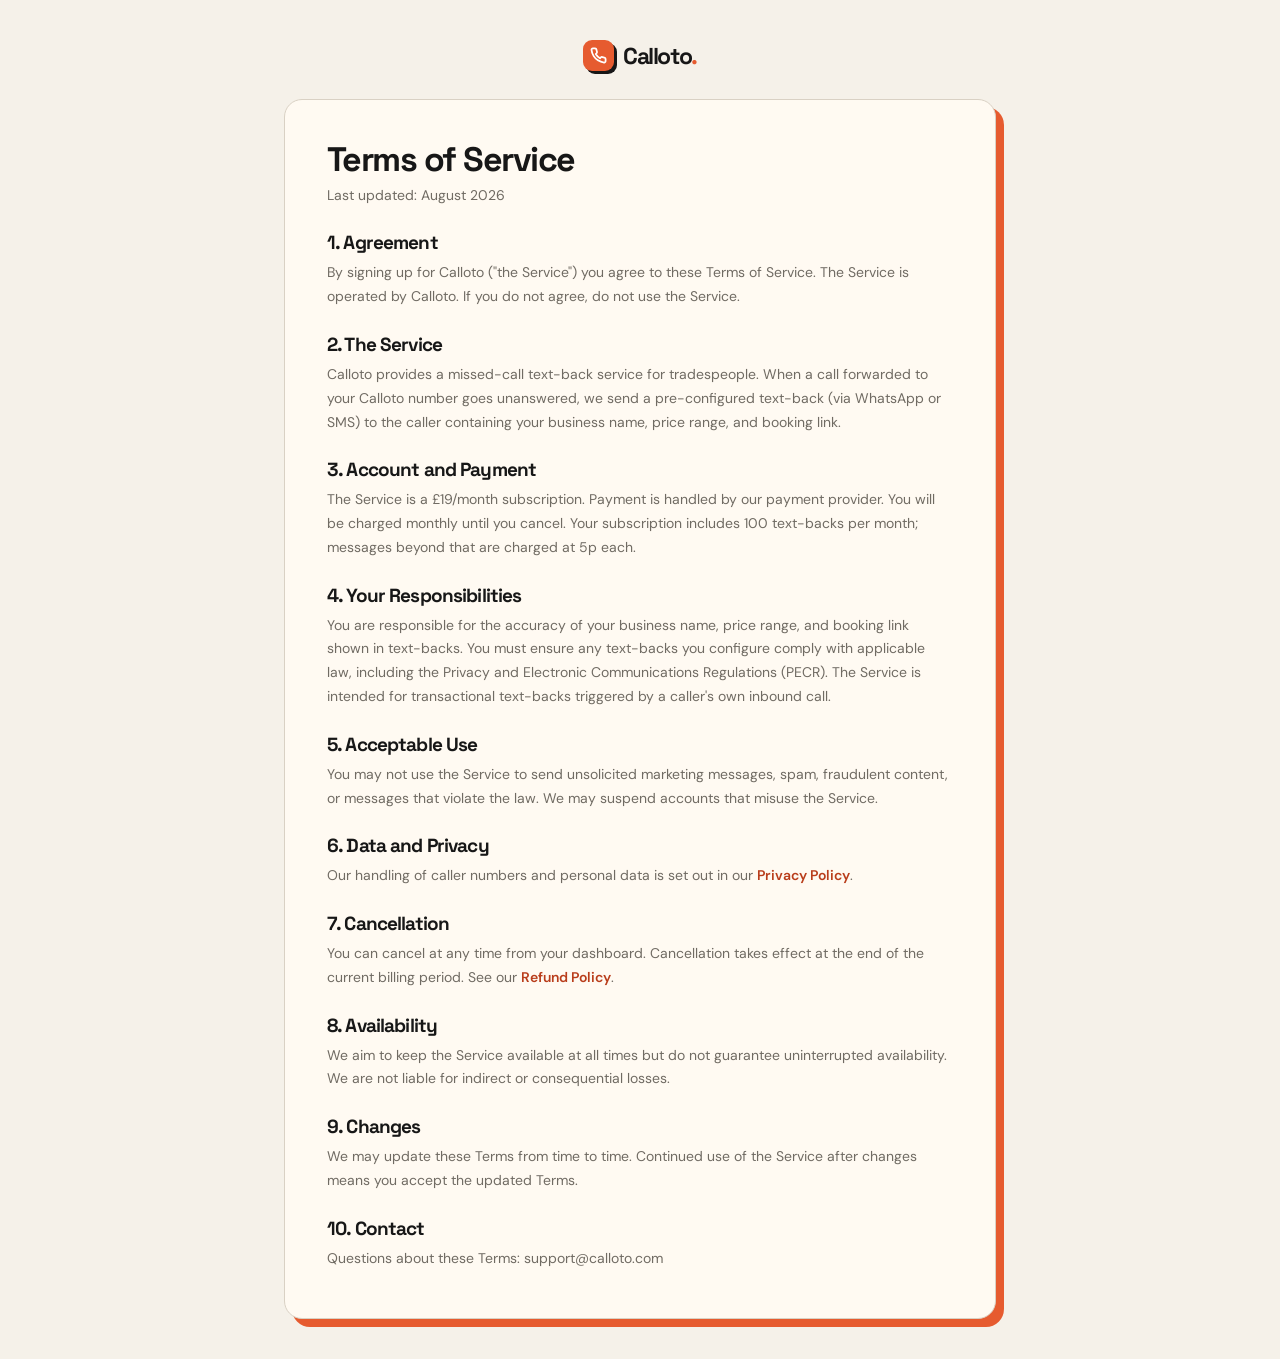
<file: static/terms.html>
<!DOCTYPE html>
<html lang="en">
<head>
    <meta charset="UTF-8">
    <meta name="viewport" content="width=device-width, initial-scale=1.0">
    <title>Terms of Service — Calloto</title>
    <link rel="preconnect" href="https://fonts.googleapis.com">
    <link rel="preconnect" href="https://fonts.gstatic.com" crossorigin>
    <link href="https://fonts.googleapis.com/css2?family=Inter:wght@400;500;600;700;800;900&display=swap" rel="stylesheet">
    <link rel="stylesheet" href="/static/css/frontend.css">
</head>
<body style="background:var(--paper)">
    <div class="legal-container">
        <a href="/" class="logo logo-dark" style="justify-content:center;margin-bottom:28px">
            <span class="logo-mark">
                <svg viewBox="0 0 24 24" fill="none" stroke="currentColor" stroke-width="2.5" stroke-linecap="round" stroke-linejoin="round"><path d="M22 16.92v3a2 2 0 0 1-2.18 2 19.79 19.79 0 0 1-8.63-3.07 19.5 19.5 0 0 1-6-6 19.79 19.79 0 0 1-3.07-8.67A2 2 0 0 1 4.11 2h3a2 2 0 0 1 2 1.72c.127.96.361 1.903.7 2.81a2 2 0 0 1-.45 2.11L8.09 9.91a16 16 0 0 0 6 6l1.27-1.27a2 2 0 0 1 2.11-.45c.907.339 1.85.573 2.81.7A2 2 0 0 1 22 16.92z"/></svg>
            </span>
            Calloto<span class="logo-dot">.</span>
        </a>
        <div class="form-card legal-card">
            <h1>Terms of Service</h1>
            <p class="form-sub">Last updated: August 2026</p>

            <h2>1. Agreement</h2>
            <p>By signing up for Calloto ("the Service") you agree to these Terms of Service. The Service is operated by Calloto. If you do not agree, do not use the Service.</p>

            <h2>2. The Service</h2>
            <p>Calloto provides a missed-call text-back service for tradespeople. When a call forwarded to your Calloto number goes unanswered, we send a pre-configured text-back (via WhatsApp or SMS) to the caller containing your business name, price range, and booking link.</p>

            <h2>3. Account and Payment</h2>
            <p>The Service is a £19/month subscription. Payment is handled by our payment provider. You will be charged monthly until you cancel. Your subscription includes 100 text-backs per month; messages beyond that are charged at 5p each.</p>

            <h2>4. Your Responsibilities</h2>
            <p>You are responsible for the accuracy of your business name, price range, and booking link shown in text-backs. You must ensure any text-backs you configure comply with applicable law, including the Privacy and Electronic Communications Regulations (PECR). The Service is intended for transactional text-backs triggered by a caller's own inbound call.</p>

            <h2>5. Acceptable Use</h2>
            <p>You may not use the Service to send unsolicited marketing messages, spam, fraudulent content, or messages that violate the law. We may suspend accounts that misuse the Service.</p>

            <h2>6. Data and Privacy</h2>
            <p>Our handling of caller numbers and personal data is set out in our <a href="/privacy" style="color:var(--orange-dark)">Privacy Policy</a>.</p>

            <h2>7. Cancellation</h2>
            <p>You can cancel at any time from your dashboard. Cancellation takes effect at the end of the current billing period. See our <a href="/refund-policy" style="color:var(--orange-dark)">Refund Policy</a>.</p>

            <h2>8. Availability</h2>
            <p>We aim to keep the Service available at all times but do not guarantee uninterrupted availability. We are not liable for indirect or consequential losses.</p>

            <h2>9. Changes</h2>
            <p>We may update these Terms from time to time. Continued use of the Service after changes means you accept the updated Terms.</p>

            <h2>10. Contact</h2>
            <p>Questions about these Terms: support@calloto.com</p>
        </div>
    </div>
    <style>
        .legal-container{max-width:760px;margin:40px auto;padding:0 24px}
        .legal-card h1{font-size:34px;margin-bottom:6px}
        .legal-card h2{font-size:19px;margin:26px 0 8px;font-family:var(--display)}
        .legal-card p{font-size:14px;line-height:1.7;margin-bottom:6px}
        .legal-card a{color:var(--orange-dark);font-weight:600}
    </style>
</body>
</html>
</file>
<file: static/css/frontend.css>
@import url('https://fonts.googleapis.com/css2?family=DM+Sans:wght@400;500;600;700&family=Space+Grotesk:wght@500;600;700&display=swap');

:root{--paper:#f5f1e9;--ink:#171717;--muted:#706b63;--line:#d9d1c4;--orange:#e65b2f;--orange-dark:#b93d1b;--cream:#fffaf2;--green:#2e6f56;--font:'DM Sans',sans-serif;--display:'Space Grotesk',sans-serif;--radius:18px;--container:1160px}
*{box-sizing:border-box;margin:0;padding:0}html{scroll-behavior:smooth}body{font-family:var(--font);background:var(--paper);color:var(--ink);line-height:1.55;-webkit-font-smoothing:antialiased}a{color:inherit;text-decoration:none}button,input,select,textarea{font:inherit}svg{display:block}h1,h2,h3,h4{font-family:var(--display);letter-spacing:-.045em;line-height:1.05}p{color:var(--muted)}
.container{max-width:var(--container);padding:0 28px;margin:auto}.section{padding:110px 0}.tc{text-align:center}.mx-auto{margin-left:auto;margin-right:auto}
section[id]{scroll-margin-top:88px}
.nav{height:76px;position:fixed;top:0;left:0;right:0;z-index:10;background:rgba(245,241,233,.88);backdrop-filter:blur(18px);border-bottom:1px solid transparent}.nav.solid{border-color:var(--line)}.nav-inner{height:100%;max-width:var(--container);padding:0 28px;margin:auto;display:flex;align-items:center;justify-content:space-between}.logo{display:flex;align-items:center;font:700 23px var(--display);letter-spacing:-.06em}.logo-light,.logo-dark{color:var(--ink)}.logo-dot{color:var(--orange)}.logo-mark{width:31px;height:31px;border-radius:9px;background:var(--orange);display:grid;place-items:center;margin-right:9px;box-shadow:3px 3px 0 var(--ink)}.logo-mark svg{width:17px;color:#fff}.nav-links{display:flex;gap:28px;align-items:center}.nav-links a{font-size:14px;font-weight:600;color:var(--muted)}.nav-links a:hover{color:var(--orange)}.nav-toggle{display:none}.btn{display:inline-flex;align-items:center;justify-content:center;gap:9px;border-radius:10px;padding:14px 24px;font-weight:700;font-size:15px;transition:.2s ease;cursor:pointer}.btn svg{width:17px;height:17px}.btn-primary,.btn-green{background:var(--orange);color:#fff;box-shadow:4px 4px 0 var(--ink)}.btn-primary:hover,.btn-green:hover{background:var(--orange-dark);transform:translate(2px,2px);box-shadow:2px 2px 0 var(--ink)}.btn-white{background:var(--cream);color:var(--ink)}.btn-ghost,.btn-ghost-dark{border:1px solid var(--ink);background:transparent;color:var(--ink)}.btn-ghost:hover,.btn-ghost-dark:hover{background:var(--ink);color:#fff}.btn-sm{padding:10px 17px;font-size:13px}.btn-lg{padding:17px 27px;font-size:16px}.btn-block{width:100%}
.hero{padding:170px 0 100px;background:var(--paper);position:relative;overflow:hidden}.hero:after{content:'CALLOTO';position:absolute;right:-70px;bottom:-40px;font:700 180px var(--display);color:rgba(230,91,47,.08);letter-spacing:-.1em}.hero-grid{display:grid;grid-template-columns:1fr 400px;gap:80px;align-items:center;position:relative;z-index:1}.eyebrow{display:inline-flex;align-items:center;gap:8px;border:1px solid var(--ink);border-radius:99px;padding:7px 13px;font-size:12px;font-weight:700;text-transform:uppercase;letter-spacing:.08em}.eyebrow-light,.eyebrow-brand,.eyebrow-green{background:var(--ink);color:#fff;border-color:var(--ink)}.eyebrow .dot{width:7px;height:7px;background:var(--orange);border-radius:50%}.hero-text h1{font-size:clamp(3.3rem,7vw,6.7rem);max-width:760px;margin:24px 0 25px}.hero-text .grad{color:var(--orange);background:none;-webkit-text-fill-color:initial}.hero-sub{font-size:19px;max-width:600px;margin-bottom:30px}.hero-cta{display:flex;gap:15px;flex-wrap:wrap}.hero-trust{display:flex;gap:20px;flex-wrap:wrap;margin-top:24px}.hero-trust-item{display:flex;gap:7px;align-items:center;color:var(--muted);font-size:13px}.hero-trust-item svg{color:var(--green);width:16px}.phone{max-width:340px}.phone-frame{background:var(--ink);padding:11px;border-radius:40px;box-shadow:16px 18px 0 var(--orange);transform:rotate(3deg)}.phone-screen{background:#27362f;border-radius:31px;overflow:hidden}.phone-notch{width:108px;height:22px;background:var(--ink);margin:auto;border-radius:0 0 14px 14px}.phone-statusbar{display:flex;justify-content:space-between;color:#fff;padding:8px 22px;font-size:12px}.phone-statusbar .icons{display:flex;gap:5px}.phone-statusbar svg{width:13px}.phone-content{padding:14px;display:flex;flex-direction:column;gap:12px}.phone-date,.sms-time{text-align:center;color:#aebbb2;font-size:10px}.sms-bubble{padding:11px 13px;border-radius:16px;max-width:88%;font-size:13px;line-height:1.45;animation:fade .4s both}.sms-bubble.in{background:#eeeae3;color:var(--ink);align-self:flex-start;border-bottom-left-radius:5px}.sms-bubble.out{background:var(--orange);color:#fff;align-self:flex-end;border-bottom-right-radius:5px}.sms-link{display:flex;gap:5px;align-items:center;margin-top:8px;padding:7px;background:rgba(255,255,255,.18);font-size:11px;border-radius:7px}.sms-link svg{width:13px}.sms-booked{display:flex;gap:6px;align-items:center;color:#d6f1dd;font-weight:700}.sms-booked svg{width:15px}.phone-float{animation:float 5s ease-in-out infinite}
.trust-bar{border-block:1px solid var(--line);padding:19px 0;background:var(--cream)}.trust-bar-inner{display:flex;justify-content:space-between;gap:20px;flex-wrap:wrap}.trust-bar-item{display:flex;align-items:center;gap:8px;color:var(--muted);font-size:13px;font-weight:600}.trust-bar-item svg{width:18px;color:var(--orange)}.trust-stars{color:var(--orange);letter-spacing:2px}
.sh{margin-bottom:48px}.sh .eyebrow{margin-bottom:15px}.sh h2{font-size:clamp(2.3rem,5vw,4rem);margin-bottom:14px}.sh p{max-width:570px;font-size:17px}.sh.tc p{margin:auto}
.stat-grid,.steps,.feat-grid,.test-grid{display:grid;grid-template-columns:repeat(3,1fr);gap:20px}.stat-card,.step,.feat,.test{background:var(--cream);border:1px solid var(--line);border-radius:var(--radius);padding:32px;transition:.25s}.stat-card:hover,.step:hover,.feat:hover,.test:hover{transform:translateY(-5px);border-color:var(--orange);box-shadow:8px 8px 0 rgba(23,23,23,.08)}.stat-ic,.feat-ic{width:47px;height:47px;border-radius:12px;background:var(--orange);display:grid;place-items:center;margin-bottom:22px}.stat-ic svg,.feat-ic svg{width:23px;color:#fff}.stat-num{font:700 48px var(--display);color:var(--orange)}.stat-label{color:var(--muted);font-size:14px;margin-top:8px}.step{position:relative;padding-top:45px}.step-n{position:absolute;top:-16px;left:28px;width:38px;height:38px;border-radius:50%;background:var(--ink);color:#fff;display:grid;place-items:center;font-weight:700}.step h3,.feat h3{font-size:22px;margin-bottom:10px}.step p,.feat p,.test p{font-size:15px}.feat-ic{background:var(--ink)}.test-stars{color:var(--orange);letter-spacing:2px;margin-bottom:15px}.test-author{font-weight:700;margin-top:20px}.test-role{font-size:13px;color:var(--muted)}
.calc{background:var(--ink);color:#fff;padding:40px;border-radius:var(--radius);box-shadow:10px 10px 0 var(--orange)}.calc-sg label{display:flex;justify-content:space-between;margin-bottom:10px;font-weight:700}.calc-sg span{color:#ff9674}.calc-sliders{display:grid;grid-template-columns:1fr 1fr;gap:35px;margin-bottom:34px}input[type=range]{width:100%;accent-color:var(--orange)}.calc-results{display:grid;grid-template-columns:repeat(4,1fr);gap:12px}.calc-r{padding:20px 10px;background:#292929;border-radius:10px;text-align:center}.calc-r.hl{background:var(--orange)}.calc-r-val{font:700 28px var(--display)}.calc-r-lbl{font-size:10px;color:#bbb;text-transform:uppercase;margin-top:4px}.calc-r.hl .calc-r-lbl{color:#fff}
.pricing-wrap{display:flex;justify-content:center}.pricing-card{position:relative;background:var(--cream);border:2px solid var(--ink);border-radius:var(--radius);padding:40px;width:100%;max-width:440px;box-shadow:10px 10px 0 var(--orange)}.pricing-badge{position:absolute;top:20px;right:20px;background:var(--orange);color:#fff;padding:6px 11px;border-radius:99px;font-size:11px;font-weight:700}.pricing-name{font-size:13px;text-transform:uppercase;font-weight:700;color:var(--muted)}.pricing-price{font:700 65px var(--display);margin:8px 0;color:var(--ink)}.pricing-price span{font:500 17px var(--font);color:var(--muted)}.pricing-note{color:var(--green);font-weight:700;font-size:14px;margin-bottom:23px}.pricing-feats li{display:flex;gap:10px;padding:11px 0;border-bottom:1px solid var(--line);font-size:14px}.pricing-check{width:20px;height:20px;border-radius:50%;background:var(--green);display:grid;place-items:center;flex-shrink:0}.pricing-check svg{width:13px;color:#fff}.guarantee{display:flex;gap:20px;justify-content:center;flex-wrap:wrap;margin-top:25px}.guarantee-item{display:flex;gap:7px;align-items:center;color:var(--muted);font-size:13px}.guarantee-item svg{width:16px;color:var(--green)}
.faq-list{max-width:760px;margin:auto}.faq-item{border-bottom:1px solid var(--line)}.faq-item summary{list-style:none;padding:21px 0;font:600 17px var(--display);display:flex;justify-content:space-between;cursor:pointer}.faq-item summary::-webkit-details-marker{display:none}.faq-ic{transition:.2s}.faq-item[open] .faq-ic{transform:rotate(45deg);color:var(--orange)}.faq-item p{padding:0 35px 20px 0;font-size:15px}.cta-dark{background:var(--ink);color:#fff;position:relative;overflow:hidden}.cta-dark:after{content:'£19';position:absolute;right:8%;top:15%;font:700 220px var(--display);color:rgba(255,255,255,.04)}.cta-dark h2{color:#fff;font-size:clamp(2.4rem,5vw,4.5rem)}.cta-dark p{color:#aaa}.cta-dark .container{position:relative;z-index:1}.footer{background:#0e0e0e;color:#777;padding:50px 28px 30px}.footer-inner,.footer-bottom{max-width:var(--container);margin:auto;display:flex;justify-content:space-between;gap:25px;flex-wrap:wrap}.footer-brand .logo{color:#fff;margin-bottom:12px}.footer-brand p{max-width:290px;font-size:13px}.footer-links{display:flex;gap:25px;flex-wrap:wrap}.footer-links a{font-size:13px}.footer-links a:hover{color:#fff}.footer-bottom{margin-top:35px;padding-top:20px;border-top:1px solid #292929;font-size:12px}
.form-card{background:var(--cream);padding:42px;border:1px solid var(--line);border-radius:var(--radius);box-shadow:8px 8px 0 var(--orange)}.form-card h1{font-size:32px;margin-bottom:8px}.form-sub{margin-bottom:28px}.fg{margin-bottom:18px}.form-label{display:block;font-size:13px;font-weight:700;margin-bottom:7px}.form-input,.form-select,.form-textarea{width:100%;padding:13px 14px;border:1px solid var(--line);border-radius:9px;background:#fff;color:var(--ink);outline:none}.form-input:focus,.form-select:focus,.form-textarea:focus{border-color:var(--orange);box-shadow:0 0 0 3px rgba(230,91,47,.15)}.form-textarea{min-height:105px;resize:vertical}.form-error{display:none;color:var(--orange-dark);background:#ffe4dc;border:1px solid #f2b9a8;padding:10px;border-radius:8px;font-size:13px;margin-top:10px}.form-link{text-align:center;margin-top:22px;font-size:13px}.form-link a{color:var(--orange-dark);font-weight:700}
.auth-page{min-height:100vh;display:grid;grid-template-columns:1fr 1fr}.auth-visual{background:var(--ink);padding:60px;display:flex;align-items:center;position:relative;overflow:hidden}.auth-visual:after{content:'CALL';position:absolute;bottom:-35px;right:-20px;font:700 190px var(--display);color:rgba(230,91,47,.18)}.auth-visual-content{position:relative;z-index:1;max-width:450px}.auth-visual .logo{color:#fff;margin-bottom:45px}.auth-visual h2{color:#fff;font-size:42px;margin-bottom:17px}.auth-visual p{color:#aaa;margin-bottom:30px}.auth-visual-list{display:grid;gap:14px;color:#ddd;font-size:14px}.auth-visual-list li{display:flex;align-items:center;gap:10px}.auth-visual-list svg{width:19px;color:#ff9674}.auth-form-side{display:flex;align-items:center;justify-content:center;padding:40px 28px;background:var(--paper)}.auth-form-side .form-card{width:100%;max-width:450px}.auth-form-side .logo{display:none}
.dash-nav{height:68px;background:var(--cream);border-bottom:1px solid var(--line);position:sticky;top:0;z-index:5}.dash-nav-inner{height:100%;max-width:1200px;margin:auto;padding:0 28px;display:flex;justify-content:space-between;align-items:center}.dash-nav-links{display:flex;gap:25px;align-items:center;font-size:13px}.dash-nav-links a{color:var(--muted)}.dash-nav-links a.active{color:var(--orange);font-weight:700}.dash-logout{color:var(--orange-dark);cursor:pointer}.dash-container{max-width:1200px;margin:auto;padding:45px 28px}.dash-header{margin-bottom:30px}.dash-header h1{font-size:38px}.dash-header p{font-size:14px}.dash-stats{display:grid;grid-template-columns:repeat(4,1fr);gap:16px;margin-bottom:32px}.dash-stat{background:var(--cream);border:1px solid var(--line);padding:22px;border-radius:14px}.dash-stat-ic{width:37px;height:37px;display:grid;place-items:center;background:var(--orange);border-radius:9px;margin-bottom:17px}.dash-stat-ic svg{width:19px;color:#fff}.dash-stat-lbl{font-size:11px;text-transform:uppercase;color:var(--muted);font-weight:700}.dash-stat-val{font:700 32px var(--display);margin-top:5px}.dash-stat-val.green{color:var(--green)}.dash-stat-val.indigo{color:var(--orange)}.usage-bar{height:7px;border-radius:99px;background:var(--line);margin-top:10px}.usage-fill{height:100%;background:var(--orange);border-radius:99px}.dash-section{background:var(--cream);border:1px solid var(--line);border-radius:14px;padding:24px;margin-bottom:18px}.dash-section h2{font-size:20px;margin-bottom:16px}.dash-table{width:100%;border-collapse:collapse}.dash-table th{text-align:left;color:var(--muted);font-size:11px;text-transform:uppercase;padding:10px;border-bottom:1px solid var(--line)}.dash-table td{padding:13px 10px;border-bottom:1px solid var(--line);font-size:13px}.dash-table tr:last-child td{border:0}.dash-empty{text-align:center;color:var(--muted);padding:35px!important}.badge{display:inline-flex;gap:5px;align-items:center;padding:4px 10px;border-radius:99px;font-size:11px;font-weight:700;background:#e7dfd2}.badge-booked{background:#d8ebdf;color:var(--green)}.badge-texted{background:#ffe1d8;color:var(--orange-dark)}.badge-dot{width:5px;height:5px;background:currentColor;border-radius:50%}
.dash-toggle{display:none;width:42px;height:42px;border:1px solid var(--ink);border-radius:9px;color:var(--ink);align-items:center;justify-content:center}.dash-toggle svg{width:21px;height:21px}
.onboard-container,.booking-container{max-width:650px;margin:auto;padding:40px 25px}.onboard-container>.logo,.booking-container>.logo{justify-content:center;margin-bottom:32px}.step-indicator{display:flex;justify-content:center;align-items:center;gap:7px;margin-bottom:35px}.step-dot{width:34px;height:34px;border:2px solid var(--line);border-radius:50%;display:grid;place-items:center;font-size:13px;font-weight:700;color:var(--muted);background:var(--paper)}.step-dot.active{background:var(--orange);color:#fff;border-color:var(--orange)}.step-dot.completed{background:var(--green);color:#fff;border-color:var(--green)}.step-line{width:30px;height:2px;background:var(--line)}.step-line.completed{background:var(--green)}.step{display:none}.step.active{display:block;animation:fade .3s}.step h2{font-size:28px;margin-bottom:8px}.template-preview,.forwarding-block,.plan-box{background:#fff;border:1px solid var(--line);border-radius:11px;padding:18px;margin-top:13px}.template-preview-label{font-size:11px;font-weight:700;text-transform:uppercase;color:var(--muted);margin-bottom:7px}.template-preview-text{font-size:13px}.forwarding-block{margin-bottom:12px}.forwarding-block h3{font-size:16px;margin-bottom:8px;display:flex;gap:7px;align-items:center}.forwarding-block h3 svg{width:18px;color:var(--orange)}.forwarding-block ol{margin-left:18px;font-size:13px;color:var(--muted)}.dial-code{display:inline-block;background:var(--ink);color:#ff9674;padding:5px 9px;border-radius:6px;font:13px monospace}.btn-group{display:flex;gap:10px;margin-top:25px}.plan-price{font:700 45px var(--display);color:var(--orange)}.plan-price span{font:400 15px var(--font);color:var(--muted)}.plan-box li{display:flex;gap:8px;padding:7px 0;font-size:13px}.success-state{text-align:center;padding:35px 0}.success-icon{width:68px;height:68px;border-radius:50%;background:var(--green);display:grid;place-items:center;margin:0 auto 20px}.success-icon svg{width:34px;color:#fff}
.booking-page{min-height:100vh;background:var(--paper)}.booking-container .form-card{margin-top:20px}.sticky-cta{display:none}
.dash-banner{display:flex;align-items:center;justify-content:space-between;gap:16px;flex-wrap:wrap;background:var(--ink);color:#fff;border-radius:14px;padding:18px 22px;margin-bottom:24px;box-shadow:6px 6px 0 var(--orange)}.dash-banner-left{display:flex;flex-direction:column}.dash-banner-left strong{font:700 17px var(--display);letter-spacing:-.02em}.dash-banner-left span{font-size:13px;color:#bbb}.dash-banner .btn{box-shadow:2px 2px 0 #fff}
@keyframes fade{from{opacity:0;transform:translateY(12px)}to{opacity:1;transform:none}}@keyframes float{0%,100%{transform:rotate(3deg) translateY(0)}50%{transform:rotate(3deg) translateY(-10px)}}
@media(max-width:900px){.hero-grid{grid-template-columns:1fr;gap:55px}.hero-text{max-width:720px}.phone{margin:auto}.stat-grid,.steps,.feat-grid,.test-grid{grid-template-columns:1fr}.calc-sliders{grid-template-columns:1fr}.calc-results{grid-template-columns:1fr 1fr}.dash-stats{grid-template-columns:1fr 1fr}.auth-page{grid-template-columns:1fr}.auth-visual{display:none}.auth-form-side .logo{display:flex;justify-content:center;margin-bottom:30px}.nav-links{display:none}.nav-toggle{display:block;color:var(--ink);font-size:0}.nav-toggle:after{content:'☰';font-size:22px}.nav-links.open{display:flex;position:absolute;top:76px;left:0;right:0;padding:20px 28px;background:var(--cream);flex-direction:column;align-items:stretch;border-bottom:1px solid var(--line)}}
@media(max-width:560px){.hero{padding-top:92px}.hero-text h1{font-size:3.3rem}.hero-cta,.hero-cta .btn{width:100%}.calc-results,.dash-stats{grid-template-columns:1fr}.form-card{padding:27px}.btn-group{flex-direction:column-reverse}.btn-group .btn{width:100%}.dash-table th,.dash-table td{padding:9px 5px;font-size:11px}.footer-inner{flex-direction:column}.hero:after{font-size:100px}}

/* Keep the first content block close to the fixed navigation. */
.hero{padding-top:92px}

/* Keep the complete value proposition inside the first viewport. */
.hero{min-height:100svh;padding-bottom:28px;display:flex;align-items:center}
.hero-grid{gap:42px}
.hero-text h1{font-size:clamp(3rem,5.1vw,5.15rem);margin-top:18px;margin-bottom:18px}
.hero-sub{font-size:17px;margin-bottom:22px}
.hero-trust{margin-top:18px}
.phone{max-width:290px}
@media(max-width:900px){.hero{display:block;min-height:auto;padding-bottom:70px}.hero-grid{gap:42px}}
@media(max-width:560px){.hero-text h1{font-size:3rem}.hero-sub{font-size:16px}.phone{max-width:235px}}

/* Compact page rhythm: keep sections scannable without oversized empty bands. */
.section{padding:64px 0}
.sh{margin-bottom:28px}
.stat-grid,.steps,.feat-grid,.test-grid{gap:16px}
.section > .container > [style*="margin-top:48px"],
.section > .container > [style*="margin-top:56px"]{margin-top:28px!important}
.section > .container > [style*="margin-top:35px"]{margin-top:24px!important}
.faq-list{margin-top:0!important}
.hero-reassurance{font-size:12px;margin-top:12px;color:var(--muted)}
.sticky-cta{position:fixed;left:12px;right:12px;bottom:12px;z-index:20;display:none;align-items:center;justify-content:space-between;gap:12px;padding:10px 12px 10px 16px;background:rgba(255,250,242,.97);border:1px solid var(--ink);border-radius:13px;box-shadow:4px 4px 0 var(--orange)}
.sticky-cta-text{font-size:13px;font-weight:700;line-height:1.15}.sticky-cta-text span{display:block;color:var(--muted);font-size:10px;font-weight:500;margin-top:3px}.sticky-cta .btn{padding:11px 15px;font-size:13px;box-shadow:2px 2px 0 var(--ink)}
@media(max-width:560px){.section{padding:48px 0}.sh{margin-bottom:22px}}
@media(max-width:900px){.sticky-cta.sticky-cta-show{display:flex}body:has(.sticky-cta){padding-bottom:82px}.hero-grid{display:flex;flex-direction:column;align-items:stretch}.hero-text{order:1}.phone{order:2}.hero-cta .btn{min-height:50px}.stat-card,.step,.feat,.test{padding:25px}.form-input,.form-select,.form-textarea{min-height:48px}}
@media(max-width:560px){.hero{padding-top:78px;padding-bottom:42px}.hero-reassurance{text-align:center}.hero-trust{justify-content:center;gap:10px 16px}.hero-trust-item{font-size:12px}.hero-grid{gap:0}.hero-text h1{font-size:2.7rem;margin-top:16px;margin-bottom:15px}.hero-sub{font-size:15px;line-height:1.45;margin-bottom:20px}.phone{display:none}.sh h2{font-size:2.2rem}}
.dash-nav .dash-toggle{display:none}
@media(max-width:700px){
    .dash-nav .dash-toggle{display:flex}
    .dash-nav-links{display:none}
    .dash-nav-links.open{display:flex;position:absolute;top:68px;left:12px;right:12px;z-index:8;flex-direction:column;align-items:stretch;gap:0;padding:8px;background:var(--cream);border:1px solid var(--ink);border-radius:0 0 12px 12px;box-shadow:4px 4px 0 var(--orange)}
    .dash-nav-links.open a,.dash-nav-links.open .dash-logout{padding:13px 14px;border-bottom:1px solid var(--line);font-size:14px}
    .dash-nav-links.open .dash-logout{border-bottom:0}
    .dash-nav-inner{padding:0 16px}
}

/* Mobile navigation and CTA contrast fixes. */
.nav-links a.btn-primary,.nav-links a.btn-green{color:#fff}
.signup-page .auth-form-side{padding:24px}
.signup-page .auth-form-side .form-card{padding:28px 34px}
.signup-page .auth-form-side .form-card h1{font-size:28px}
.signup-page .auth-form-side .form-sub{margin-bottom:20px}
.signup-page .auth-form-side .fg{margin-bottom:12px}
.signup-page .auth-form-side .form-label{margin-bottom:5px}
.signup-page .auth-form-side .form-input,.signup-page .auth-form-side .form-select{padding:11px 14px;min-height:44px}
.signup-page .auth-form-side .btn-lg{padding:14px 24px;margin-top:2px}
.signup-page .auth-form-side .form-link{margin-top:14px}
.onboarding-page{height:100svh;min-height:100svh;overflow:hidden}
.onboarding-page .onboard-container{height:100%;overflow:hidden;padding:22px 24px}
.onboarding-page .onboard-container>.logo{margin-bottom:18px}
.onboarding-page .step-indicator{margin-bottom:20px}
.onboarding-page .form-card{padding:25px 30px;box-shadow:6px 6px 0 var(--orange)}
.onboarding-page .step h2{font-size:25px}
.onboarding-page .step .form-sub{margin-bottom:18px}
.onboarding-page .step .fg{margin-bottom:11px}
.onboarding-page .template-preview{margin-top:9px;padding:13px}
.onboarding-page .btn-group{margin-top:17px}
.onboarding-page .forwarding-block{padding:13px 16px;margin-bottom:8px}
.onboarding-page .forwarding-block h3{margin-bottom:5px}
.onboarding-page .forwarding-block ol{line-height:1.35}
.onboarding-page .plan-box{padding:18px;margin-bottom:12px}
.onboarding-page .plan-box ul{margin:10px 0}
.onboarding-page .plan-box li{padding:4px 0}
.onboarding-page .onboard-container{padding-top:14px;padding-bottom:14px}
.onboarding-page .step{padding:0;background:transparent;border:0;box-shadow:none}
.steps .step{display:block}
.onboarding-page .step{display:none}
.onboarding-page .step.active{display:block}
.onboarding-page .onboard-container>.logo{margin-bottom:10px}
.onboarding-page .step-indicator{margin-bottom:13px}
.onboarding-page .form-card{padding:22px 28px}
.onboarding-page .step h2{font-size:23px}
.onboarding-page .step .form-sub{font-size:14px;line-height:1.35;margin-bottom:12px}
.onboarding-page .step .fg{margin-bottom:8px}
.onboarding-page .form-textarea{min-height:70px;padding:10px 13px}
.onboarding-page .form-input,.onboarding-page .form-select{min-height:42px;padding:10px 13px}
.onboarding-page .template-preview{padding:10px;margin-top:7px}
.onboarding-page .btn-group{margin-top:12px}
.change-section{background:var(--cream)}
.reveal{opacity:0;transform:translateY(18px);transition:opacity .55s ease,transform .55s ease}.reveal.visible{opacity:1;transform:none}.reveal-d1{transition-delay:.1s}.reveal-d2{transition-delay:.2s}.reveal-d3{transition-delay:.3s}
.change-grid{display:grid;grid-template-columns:1fr 1fr;gap:18px;max-width:900px;margin:auto}
.change-card{padding:31px;border:1px solid var(--line);border-radius:var(--radius);background:var(--paper)}
.change-card.change-after{background:var(--ink);color:#fff;border-color:var(--ink);box-shadow:8px 8px 0 var(--orange)}
.change-label{font-size:11px;text-transform:uppercase;letter-spacing:.1em;font-weight:700;color:var(--muted);margin-bottom:22px}.change-after .change-label{color:#ff9674}
.change-card h3{font-size:24px;margin-bottom:24px}.change-after h3{color:#fff}.change-row{display:flex;align-items:center;gap:10px;padding:10px 0;border-top:1px solid var(--line);font-size:14px}.change-after .change-row{border-color:#3b3b3b;color:#ddd}.change-icon{width:22px;height:22px;border-radius:50%;background:#e7dfd2;color:var(--orange-dark);display:grid;place-items:center;font-weight:700}.change-after .change-icon{background:var(--green);color:#fff}.change-result{font:700 24px var(--display);color:var(--muted);margin-top:23px}.change-after .change-result{color:#8fe0b3}.mini-cta{max-width:900px;margin:25px auto 0;display:flex;align-items:center;justify-content:space-between;gap:15px;padding:16px 20px;border:1px solid var(--line);border-radius:12px;background:var(--paper);font-size:14px;font-weight:600}.trades-section{background:var(--paper)}.trade-grid{display:grid;grid-template-columns:repeat(3,1fr);gap:16px}.trade-card{min-height:180px;padding:25px;border:1px solid var(--line);border-radius:var(--radius);background:var(--cream)}.trade-number{display:block;color:var(--orange);font:700 13px var(--display);margin-bottom:24px}.trade-card h3{font-size:21px;margin-bottom:8px}.trade-card p{font-size:14px}
@media(max-width:900px){
    .onboarding-page{height:auto;min-height:100svh;overflow-y:auto;overflow-x:hidden}
    .onboarding-page .onboard-container{height:auto;min-height:100svh;overflow:visible}
    .nav-toggle{display:flex;align-items:center;justify-content:center;width:42px;height:42px;padding:0;border:1px solid var(--ink);border-radius:9px;color:var(--ink)}
    .nav-toggle:after{display:none}
    .nav-toggle svg{width:21px;height:21px;color:currentColor}
    .nav-links.open a.btn-primary,.nav-links.open a.btn-green{color:#fff}
    .signup-page .auth-form-side{padding:20px 16px}
    .signup-page .auth-form-side .form-card{padding:24px 22px}
    .onboarding-page .onboard-container{padding:16px 14px}
    .onboarding-page .onboard-container>.logo{margin-bottom:13px}
    .onboarding-page .step-indicator{margin-bottom:14px}
    .onboarding-page .form-card{padding:20px 18px;box-shadow:4px 4px 0 var(--orange)}
    .onboarding-page .step h2{font-size:22px}
    .onboarding-page .step .form-sub{font-size:13px;margin-bottom:14px}
    .onboarding-page .forwarding-block{padding:10px 12px}
    .onboarding-page .forwarding-block ol{font-size:12px}
    .change-grid,.trade-grid{grid-template-columns:1fr}
    .change-after{margin-top:0}
}

@media(prefers-reduced-motion:reduce){
    html{scroll-behavior:auto}
    *,*::before,*::after{animation-duration:.01ms!important;animation-iteration-count:1!important;scroll-behavior:auto!important;transition-duration:.01ms!important}
}

@media(max-width:900px){
    .onboarding-page .onboard-container{padding-top:8px;padding-bottom:8px}
    .onboarding-page .onboard-container>.logo{transform:scale(.82);margin-bottom:4px}
    .onboarding-page .step-indicator{margin-bottom:9px;transform:scale(.9)}
    .onboarding-page .form-card{padding:15px 16px}
    .onboarding-page .step h2{font-size:20px}
    .onboarding-page .step .form-sub{font-size:12px;line-height:1.35;margin-bottom:9px}
    .onboarding-page .step .fg{margin-bottom:7px}
    .onboarding-page .template-preview{padding:9px;margin-top:5px}
    .onboarding-page .btn-group{margin-top:10px}
    .onboarding-page .btn-group .btn{min-height:42px;padding:10px 14px}
    .onboarding-page .forwarding-block{padding:7px 9px;margin-bottom:5px}
    .onboarding-page .forwarding-block h3{font-size:14px;margin-bottom:2px}
    .onboarding-page .forwarding-block ol{line-height:1.2}
    .onboarding-page .plan-box{padding:12px;margin-bottom:8px}
    .onboarding-page{background:var(--cream)!important}
    .onboarding-page .onboard-container{padding-bottom:0}
}
</file>
